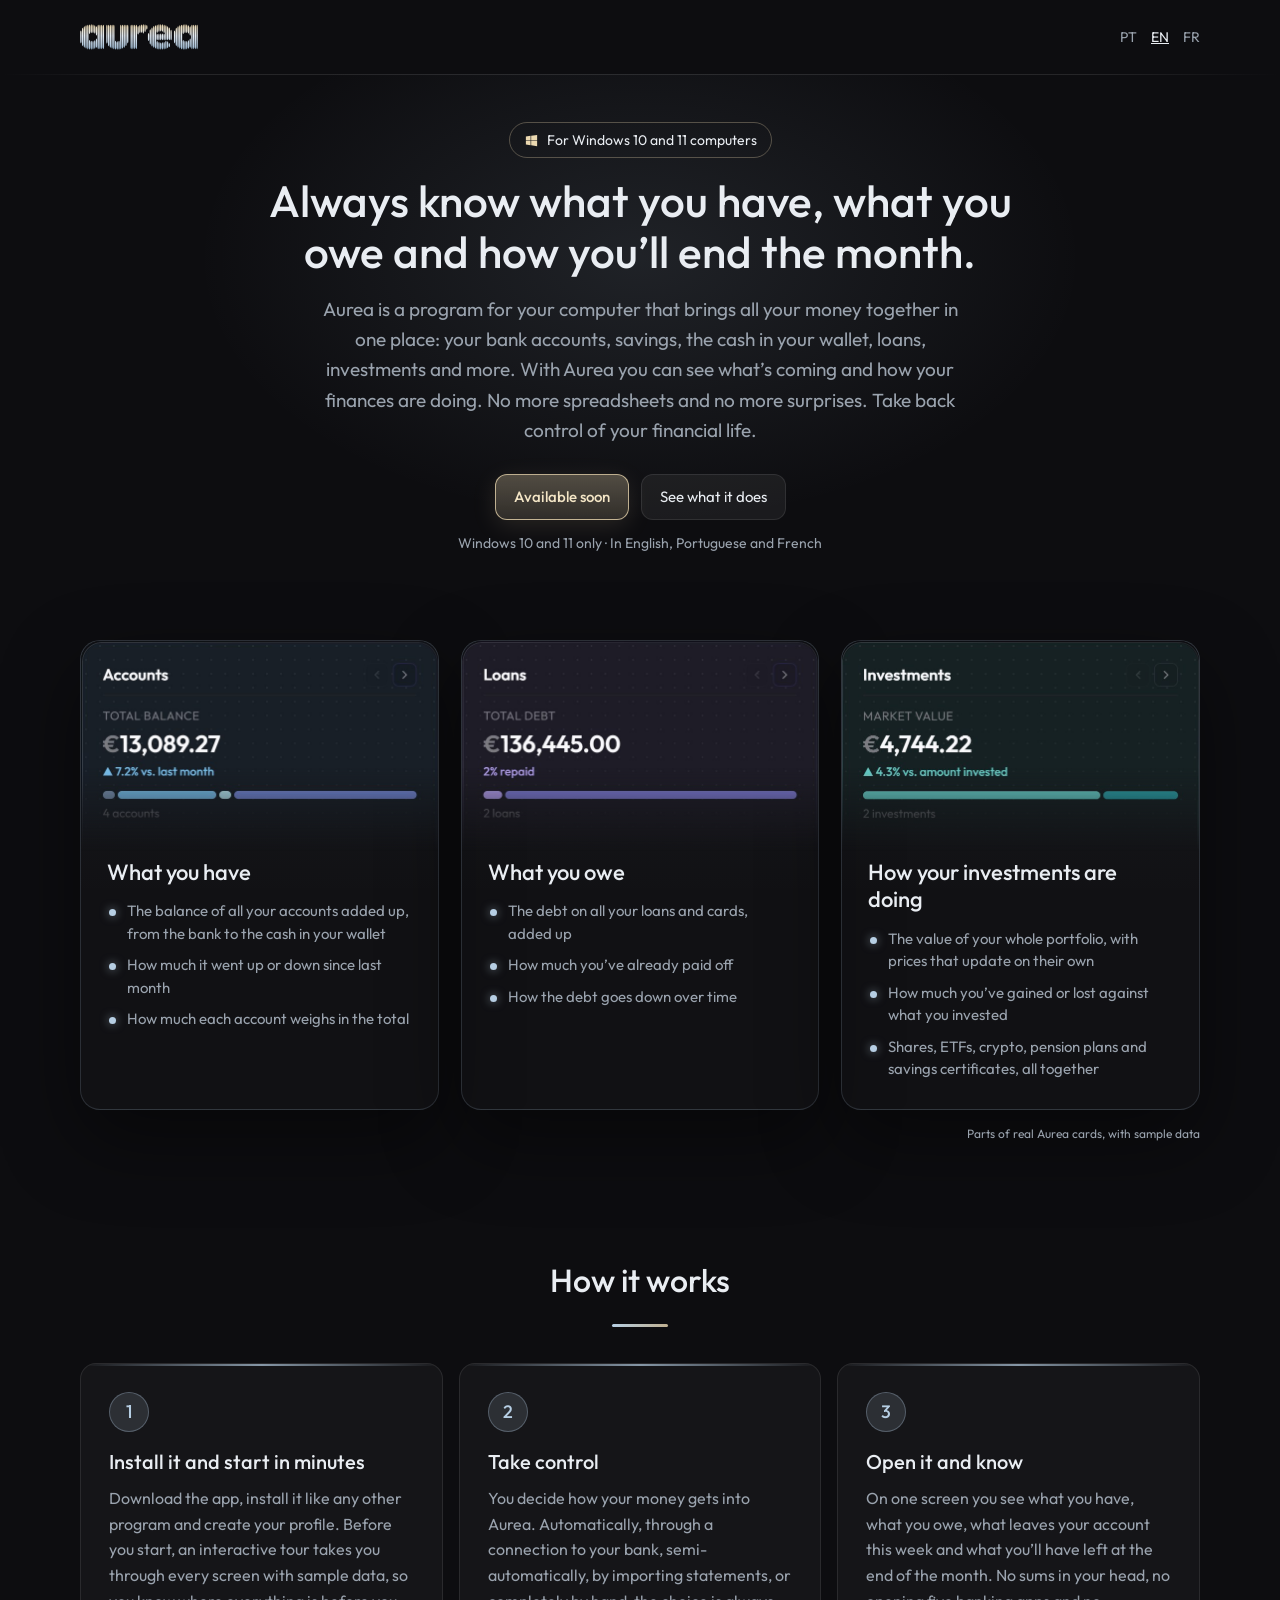
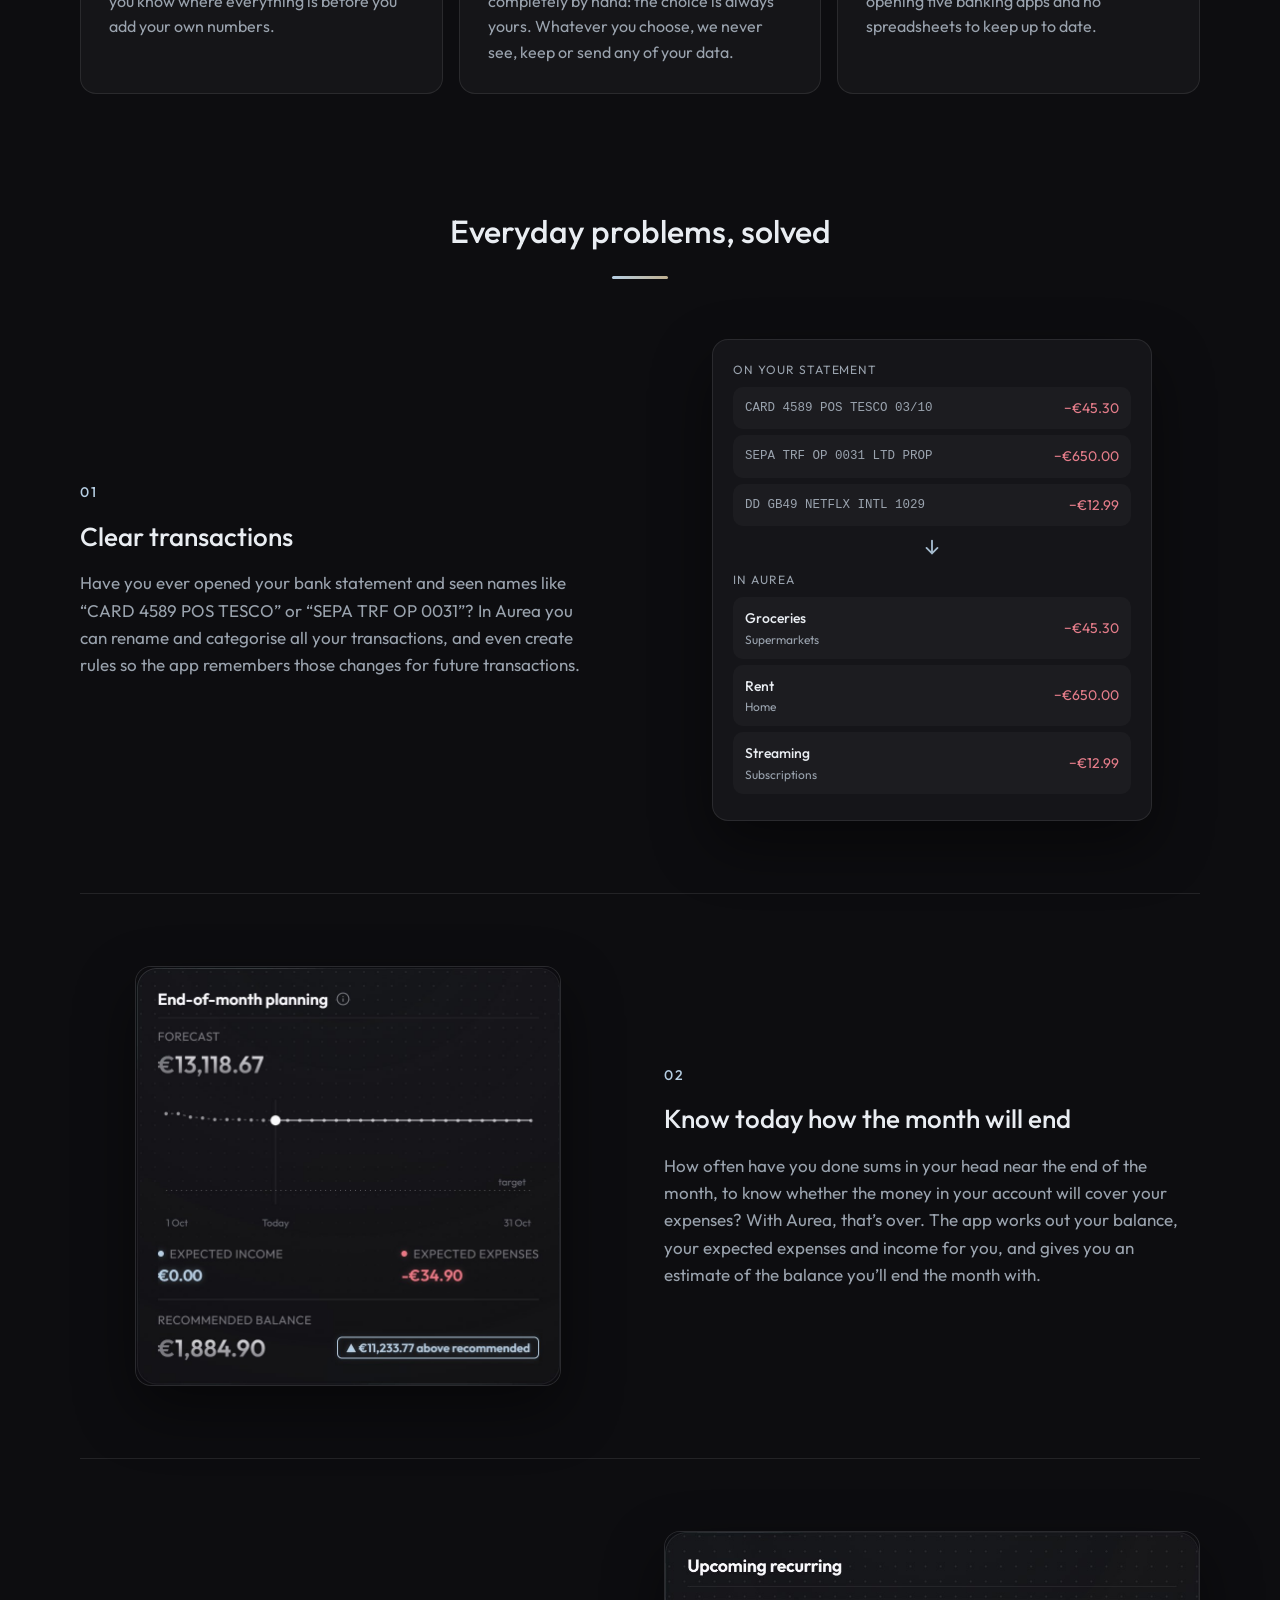
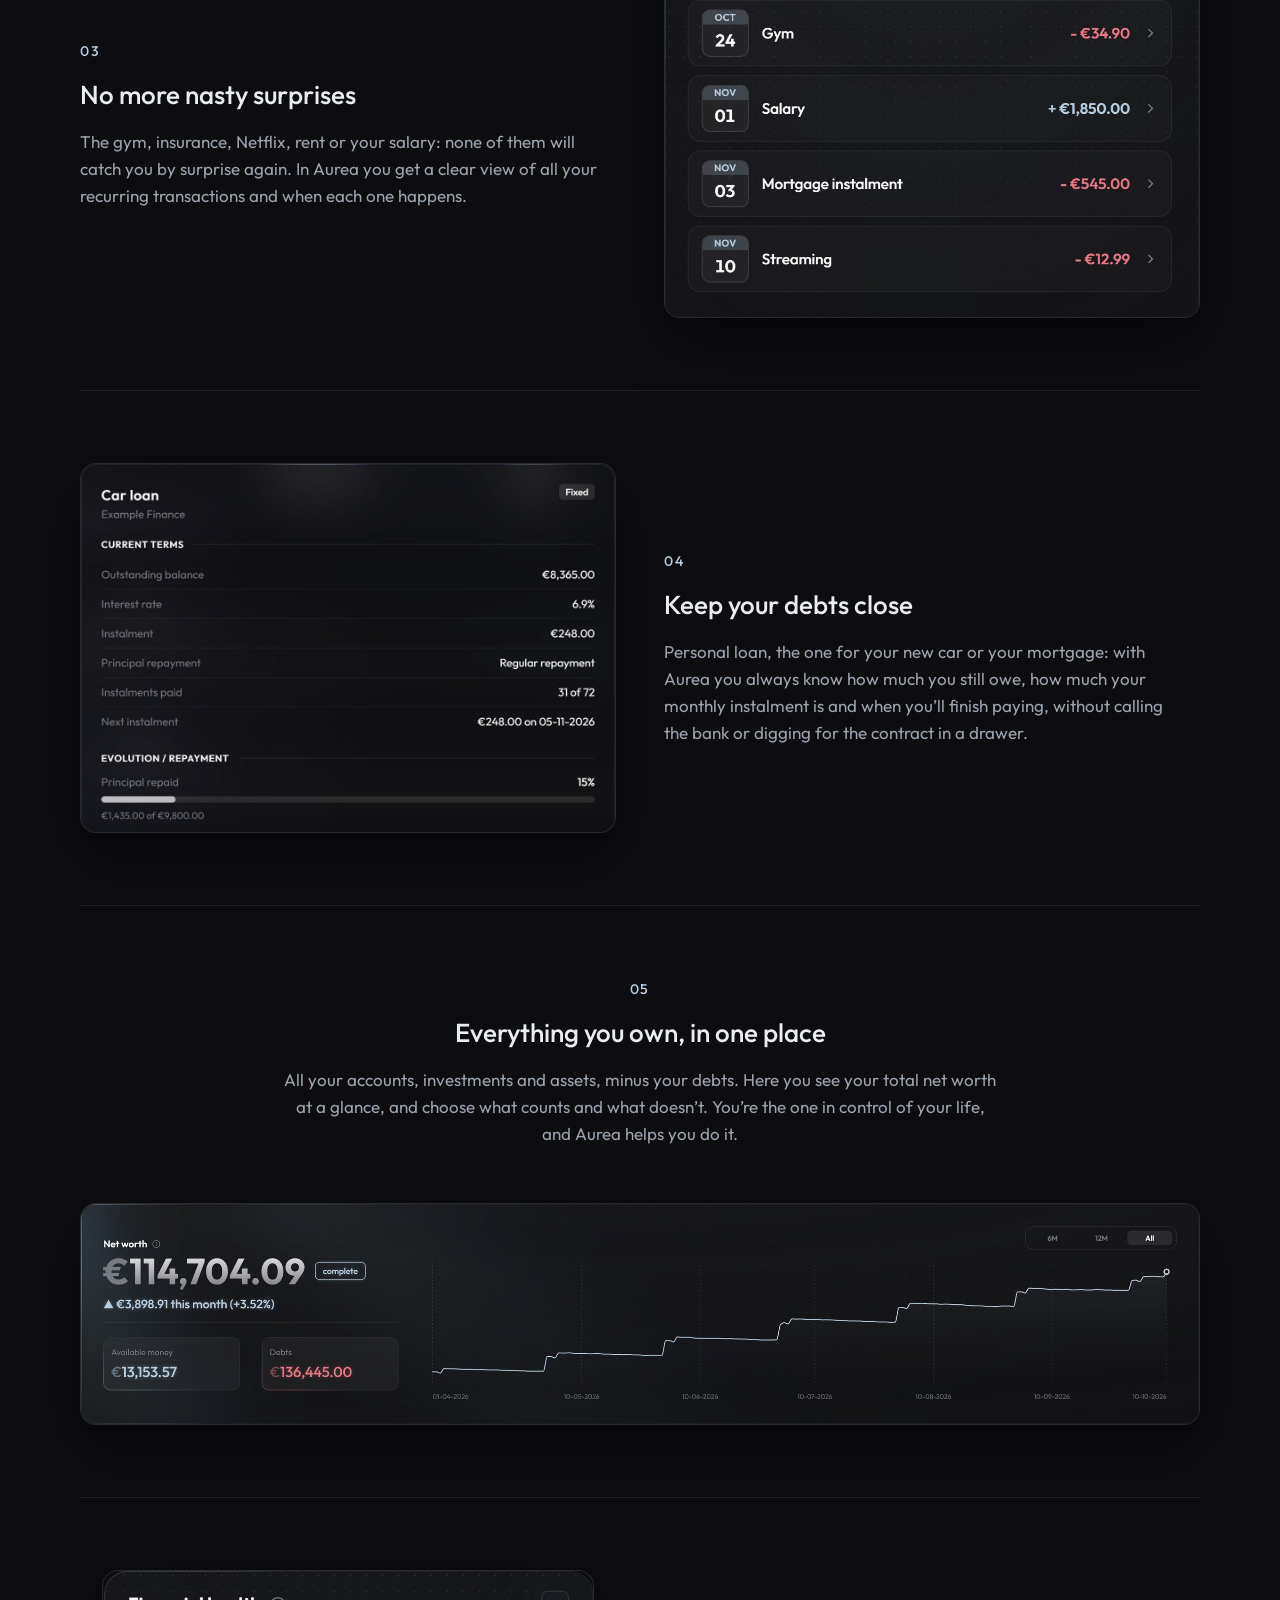
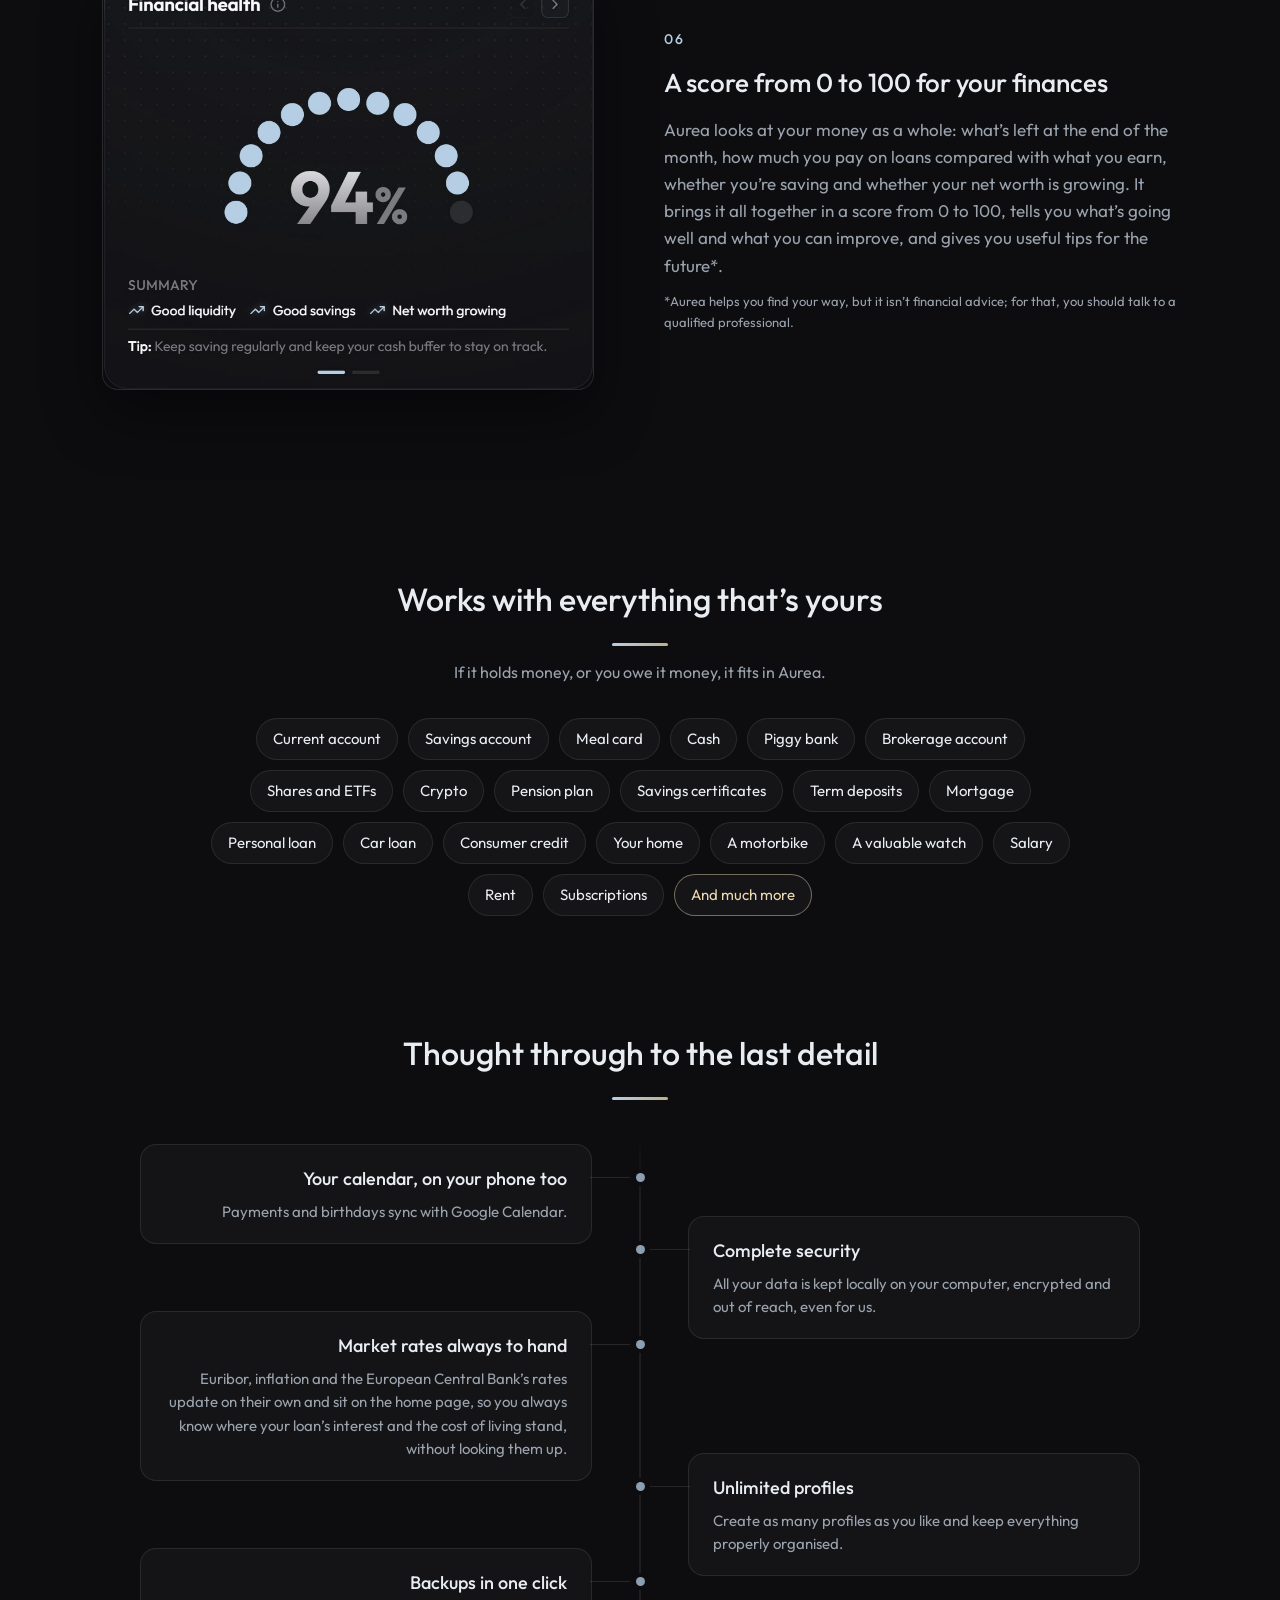
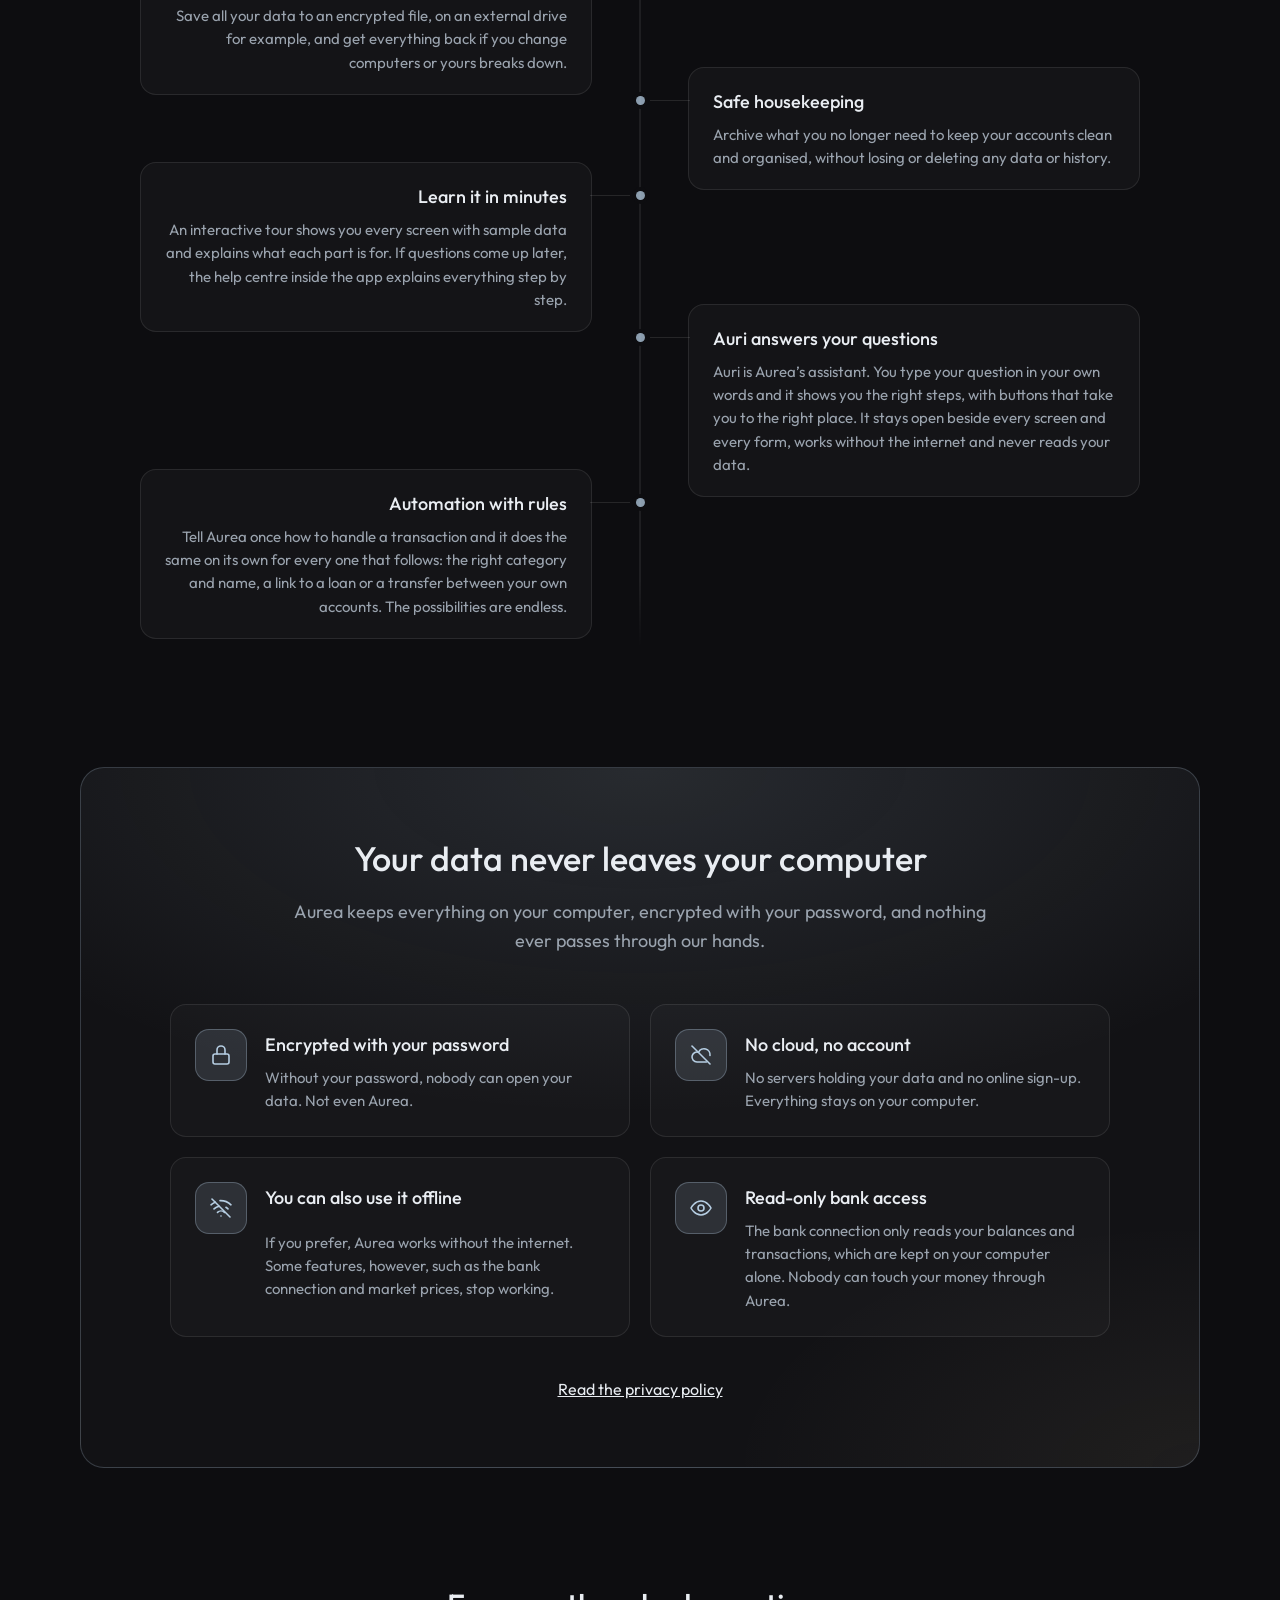
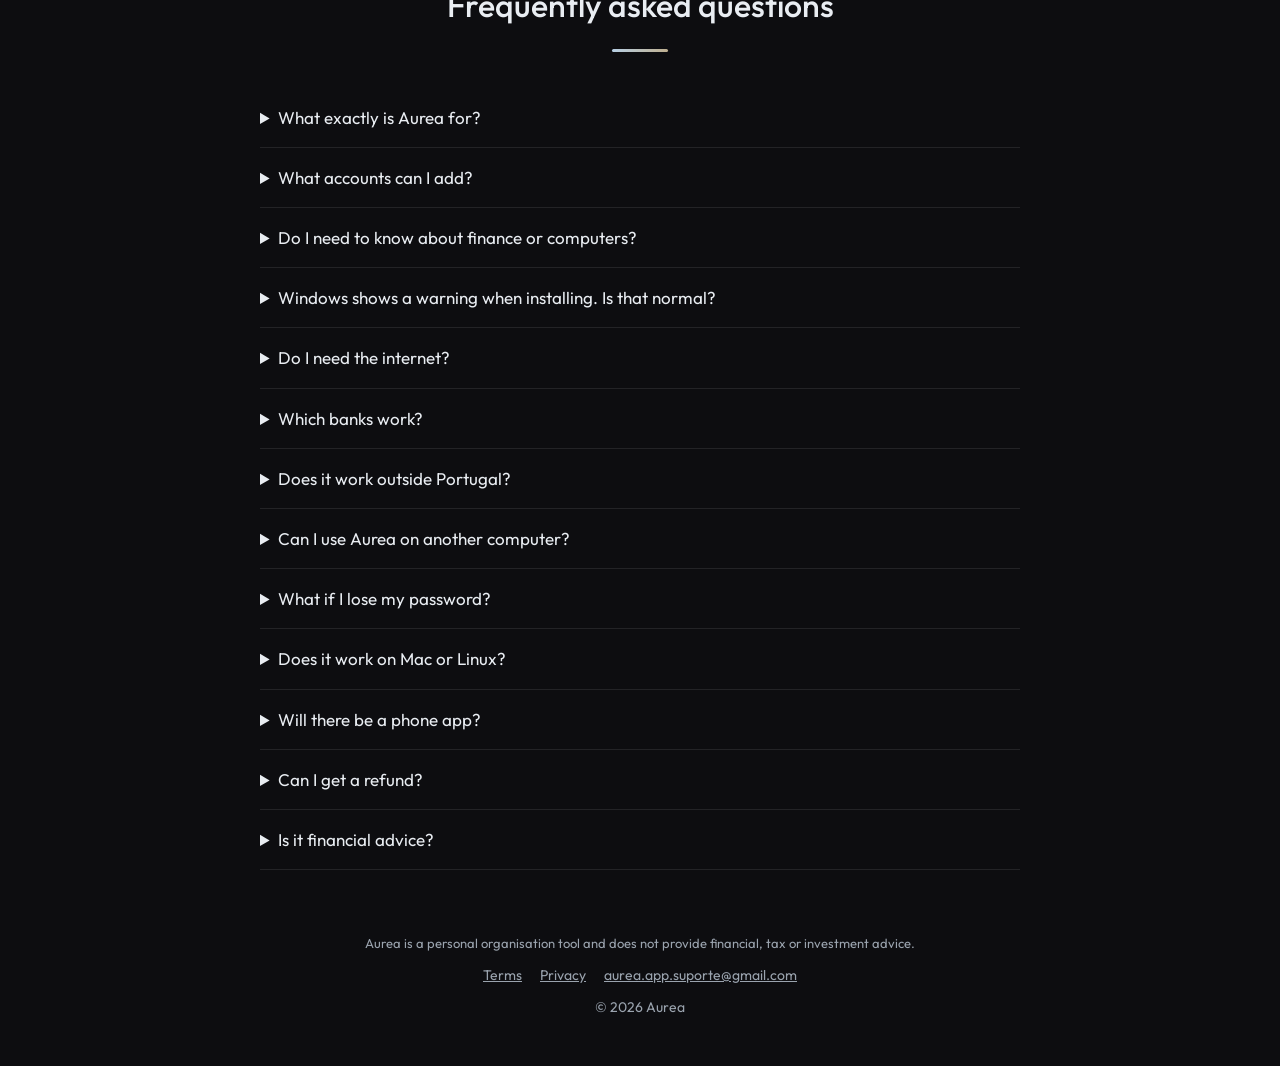
<file: index.html>
<!doctype html>
<html lang="en">
<head>
  <meta charset="utf-8">
  <meta name="viewport" content="width=device-width, initial-scale=1">
  <title>Aurea</title>
  <meta name="description" content="Aurea: all your personal finances in one place, on your computer. Private and encrypted.">
  <link rel="icon" href="assets/aurea.svg">
  <link rel="stylesheet" href="assets/site.css?v=20261014m">
</head>
<body class="landing">
  <div class="landing-wrap" data-title-pt="Aurea · Finanças pessoais no teu computador" data-title-en="Aurea · Personal finance on your computer" data-title-fr="Aurea · Vos finances personnelles sur votre ordinateur">
    <nav class="landing-nav">
      <div class="brand"><img class="wordmark" src="assets/aurea-nome.svg" alt="Aurea"></div>
      <div class="languages" style="margin:0">
        <button type="button" data-set="pt">PT</button>
        <button type="button" data-set="en">EN</button>
        <button type="button" data-set="fr">FR</button>
      </div>
    </nav>

    <!-- PT -->
    <section data-lang="pt">
      <div class="hero">
        <p class="platform"><svg viewBox="0 0 24 24" aria-hidden="true"><path d="M3 5.5l7.5-1v7H3zM11.5 4.4L21 3v8.5h-9.5zM3 12.5h7.5v7L3 18.5zM11.5 12.5H21V21l-9.5-1.4z"/></svg><span>Para computadores com Windows 10 e 11</span></p>
        <h1>Sabe sempre quanto tens, quanto deves e com quanto chegas ao fim do mês.</h1>
        <p class="lead">A Aurea é um programa para o teu computador que junta todo o teu dinheiro num só sítio: as contas do banco, a poupança, o dinheiro da carteira, os créditos, os investimentos, etc. Com a Aurea podes prever o que aí vem e ver como estão as tuas finanças. Acabaram as folhas de cálculo e os imprevistos. Retoma o controlo da tua vida financeira.</p>
        <div class="actions">
          <span class="button primary is-soon" aria-disabled="true">Disponível em breve</span>
          <a class="button" href="#funcionalidades-pt">Ver o que faz</a>
        </div>
        <p class="price-note">Só para Windows 10 e 11 · Em português, inglês e francês</p>
      </div>
      <div class="glance">
        <article class="glance-card glance-accounts"><div class="glance-shot"><img src="assets/hero/pt-accounts.jpg" alt="" loading="lazy"></div><div class="glance-body"><h3>Quanto tens</h3><ul><li>O saldo de todas as contas somado, do banco ao dinheiro da carteira</li><li>Quanto subiu ou desceu face ao mês anterior</li><li>Quanto pesa cada conta no total</li></ul></div></article>
        <article class="glance-card glance-credits"><div class="glance-shot"><img src="assets/hero/pt-credits.jpg" alt="" loading="lazy"></div><div class="glance-body"><h3>Quanto deves</h3><ul><li>A dívida de todos os créditos e cartões, somada</li><li>Quanto já amortizaste</li><li>Como a dívida desce ao longo do tempo</li></ul></div></article>
        <article class="glance-card glance-investments"><div class="glance-shot"><img src="assets/hero/pt-investments.jpg" alt="" loading="lazy"></div><div class="glance-body"><h3>Quanto rendem os teus investimentos</h3><ul><li>O valor de toda a carteira, com as cotações atualizadas sozinhas</li><li>Quanto ganhaste ou perdeste face ao que investiste</li><li>Ações, ETF, criptomoedas, PPR e certificados de aforro, tudo junto</li></ul></div></article>
      </div>
      <p class="glance-note">Partes de cartões reais da Aurea, com dados de exemplo</p>

      <h2 class="section-title">Como funciona</h2>
      <div class="steps">
        <div class="step"><span class="num">1</span><h3>Instala e começa em minutos</h3><p>Descarregas a app, instalas como qualquer outro programa e crias o teu perfil. Antes de começares, um tutorial interativo leva-te por cada ecrã com dados de exemplo, para saberes onde está tudo antes de pores lá os teus números.</p></div>
        <div class="step"><span class="num">2</span><h3>Toma o controlo</h3><p>Tu decides como o teu dinheiro entra na Aurea. Seja de forma automática, através de uma ligação ao banco, semiautomática, através da importação de extratos, ou totalmente manual, a decisão será sempre tua. Seja qual for a escolha, nunca vemos, guardamos ou enviamos nenhum dado teu.</p></div>
        <div class="step"><span class="num">3</span><h3>Abre e fica a saber</h3><p>Num só ecrã vês quanto tens, quanto deves, o que vai sair da conta esta semana e com quanto chegas ao fim do mês. Sem contas de cabeça, sem abrires cinco apps de bancos e sem folhas de cálculo para manter em dia.</p></div>
      </div>

      <h2 class="section-title" id="funcionalidades-pt">Problemas do dia a dia, resolvidos</h2>
            <div class="show">
        <div class="show-row"><div class="show-text"><h3>Movimentos claros</h3><p>Alguma vez abriste o extrato de movimentos da tua conta bancária e viste nomes como «COMPRA 4589 PDO CONT» ou «TRF SEPA OP 0031»? Na Aurea podes renomear e categorizar todos os teus movimentos, e até criar regras para que a app se lembre dessas personalizações nos movimentos futuros.</p></div><div class="show-visual"><div class="before-after"><p class="ba-label">No extrato</p><div class="ba-row"><span class="ba-raw">COMPRA 4589 PDO CONT 03/10</span><span class="ba-amount">−45,30 €</span></div><div class="ba-row"><span class="ba-raw">TRF SEPA OP 0031 LDA IMOB</span><span class="ba-amount">−650,00 €</span></div><div class="ba-row"><span class="ba-raw">DD PT49 NETFLX INTL 1029</span><span class="ba-amount">−12,99 €</span></div><div class="ba-arrow" aria-hidden="true"><svg viewBox="0 0 24 24"><path d="M12 5v14M6 13l6 6 6-6"/></svg></div><p class="ba-label">Na Aurea</p><div class="ba-row"><span class="ba-name">Supermercado<small>Supermercados</small></span><span class="ba-amount">−45,30 €</span></div><div class="ba-row"><span class="ba-name">Renda<small>Casa</small></span><span class="ba-amount">−650,00 €</span></div><div class="ba-row"><span class="ba-name">Streaming<small>Subscrições</small></span><span class="ba-amount">−12,99 €</span></div></div></div></div>
        <div class="show-row"><div class="show-text"><h3>Sabe hoje como acaba o mês</h3><p>Quantas vezes fizeste contas de cabeça ao chegar ao fim do mês, para saberes se o dinheiro que tens na conta chega para as tuas despesas? Com a Aurea isso acabou. A app calcula por ti o teu saldo, as despesas e os rendimentos previstos, e dá-te uma estimativa do saldo com que acabas o mês.</p></div><div class="show-visual"><img class="show-shot" src="assets/crops/pt-planeamento.jpg" alt="Planeamento de fim de mês na Aurea" loading="lazy"></div></div>
        <div class="show-row"><div class="show-text"><h3>Nada te apanha de surpresa</h3><p>Seja o ginásio, o seguro, a Netflix, a renda ou o salário, nenhum deles te volta a apanhar de surpresa. Na Aurea tens uma visão privilegiada de todos os teus movimentos recorrentes e de quando cada um acontece.</p></div><div class="show-visual"><img class="show-shot" src="assets/crops/pt-proximos.jpg" alt="Próximos pagamentos e recebimentos na Aurea" loading="lazy"></div></div>
        <div class="show-row"><div class="show-text"><h3>Mantém as tuas dívidas por perto</h3><p>Seja o crédito pessoal, o do teu carro novo ou o da habitação, com a Aurea sabes sempre quanto ainda estás a dever, quanto é a tua prestação mensal e quando acabas de pagar a dívida, sem precisares de ligar para o banco nem de procurar o contrato na gaveta.</p></div><div class="show-visual"><img class="show-shot" src="assets/crops/pt-credito.jpg" alt="Detalhe de um crédito na Aurea" loading="lazy"></div></div>
        <div class="show-row wide"><div class="show-text"><h3>Tudo o que tens, num só sítio</h3><p>Todas as tuas contas, investimentos e bens, menos as tuas dívidas. Aqui vês, de forma resumida, o teu património total, e personalizas o que queres que seja contabilizado ou não. Quem controla a tua vida és tu, e a Aurea ajuda-te a fazê-lo.</p></div><div class="show-visual"><img class="show-shot" src="assets/crops/pt-patrimonio.jpg" alt="Património líquido na Aurea" loading="lazy"></div></div>
        <div class="show-row"><div class="show-text"><h3>Uma nota de 0 a 100 para as tuas finanças</h3><p>A Aurea olha para o teu dinheiro como um todo: quanto te sobra ao fim do mês, quanto pagas de créditos face ao que ganhas, se estás a poupar e se o teu património está a crescer. Junta tudo numa nota de 0 a 100 e diz-te o que está a correr bem, o que podes melhorar, e ainda te dá dicas úteis para o futuro*.</p><p class="footnote">*A Aurea ajuda-te a orientares-te, mas não é aconselhamento financeiro; para isso, deves procurar um profissional qualificado.</p></div><div class="show-visual"><img class="show-shot" src="assets/crops/pt-saude.jpg" alt="Saúde financeira na Aurea" loading="lazy"></div></div>
      </div>

      <h2 class="section-title">Funciona com tudo o que é teu</h2>
      <p class="section-lead">Se tem dinheiro dentro, ou se lhe deves dinheiro, cabe na Aurea.</p>
      <ul class="chips">
        <li>Conta à ordem</li>
        <li>Conta poupança</li>
        <li>Cartão refeição</li>
        <li>Dinheiro líquido</li>
        <li>Mealheiro</li>
        <li>Conta na corretora</li>
        <li>Ações e ETF</li>
        <li>Criptomoedas</li>
        <li>PPR</li>
        <li>Certificados de aforro</li>
        <li>Depósitos a prazo</li>
        <li>Crédito habitação</li>
        <li>Crédito pessoal</li>
        <li>Crédito automóvel</li>
        <li>Crédito ao consumo</li>
        <li>A casa</li>
        <li>Uma mota</li>
        <li>Um relógio de valor</li>
        <li>Salário</li>
        <li>Renda</li>
        <li>Subscrições</li>
        <li class="chip-more">E muito mais</li>
      </ul>

      <h2 class="section-title">Pensada até ao último detalhe</h2>
      <ol class="timeline">
        <li><div class="tl-card"><h3>O teu calendário, também no telemóvel</h3><p>Pagamentos e aniversários sincronizam com o Google Calendar.</p></div></li>
        <li><div class="tl-card"><h3>Segurança total</h3><p>Todos os teus dados são guardados localmente no teu computador, encriptados e inacessíveis até para nós.</p></div></li>
        <li><div class="tl-card"><h3>As taxas do mercado sempre à mão</h3><p>A Euribor, a inflação e as taxas do Banco Central Europeu atualizam-se sozinhas e ficam na página inicial, para saberes sempre como andam os juros do teu crédito e o custo de vida, sem as ires procurar.</p></div></li>
        <li><div class="tl-card"><h3>Perfis ilimitados</h3><p>Cria quantos perfis quiseres e mantém tudo devidamente organizado.</p></div></li>
        <li><div class="tl-card"><h3>Cópias de segurança num clique</h3><p>Guarda todos os teus dados num ficheiro encriptado, por exemplo num disco externo, e recupera tudo se mudares de computador ou se o teu avariar.</p></div></li>
        <li><div class="tl-card"><h3>Housekeeping de forma segura</h3><p>Arquiva o que já não precisas, para manteres as tuas contas limpas e organizadas, sem teres de perder ou apagar dados nem históricos.</p></div></li>
        <li><div class="tl-card"><h3>Aprendes em minutos</h3><p>Um tutorial interativo mostra-te cada ecrã com dados de exemplo e explica para que serve cada parte. Se mais tarde tiveres dúvidas, a ajuda dentro da app explica tudo passo a passo.</p></div></li>
        <li><div class="tl-card"><h3>O Auri responde às tuas dúvidas</h3><p>O Auri é o assistente da Aurea. Escreves a tua dúvida por palavras tuas e ele mostra-te os passos certos, com botões que te levam ao sítio certo. Fica aberto ao lado de cada ecrã e de cada formulário, funciona sem internet e nunca lê os teus dados.</p></div></li>
        <li><div class="tl-card"><h3>Automatismos com regras</h3><p>Diz uma vez à Aurea como tratar um movimento e ela faz o mesmo sozinha a todos os seguintes: dá-lhe a categoria e o nome certos, liga-o a um crédito ou marca-o como transferência entre contas tuas. As possibilidades são imensas.</p></div></li>
      </ol>

      <div class="privacy-band">
        <h2>Os teus dados não saem do teu computador</h2>
        <p class="privacy-lead">A Aurea guarda tudo no teu computador, encriptado com a tua password, e nada passa pelas nossas mãos.</p>
        <div class="privacy-points">
          <div class="privacy-point"><svg viewBox="0 0 24 24" aria-hidden="true"><rect x="4" y="11" width="16" height="10" rx="2"/><path d="M8 11V7a4 4 0 0 1 8 0v4"/></svg><h3>Encriptados com a tua password</h3><p>Sem a password, ninguém abre os teus dados. Nem a Aurea.</p></div>
          <div class="privacy-point"><svg viewBox="0 0 24 24" aria-hidden="true"><path d="M17.5 19H8a5 5 0 1 1 1.6-9.74A6 6 0 0 1 21 12.5"/><path d="M3 3l18 18"/></svg><h3>Sem nuvem e sem contas</h3><p>Não há servidores com os teus dados nem registo online. Está tudo no teu computador.</p></div>
          <div class="privacy-point"><svg viewBox="0 0 24 24" aria-hidden="true"><path d="M12 20h.01"/><path d="M8.5 16.4a5 5 0 0 1 7 0"/><path d="M5 12.9a10 10 0 0 1 5.2-2.7"/><path d="M19 12.9a10 10 0 0 0-2.1-1.6"/><path d="M2 8.8a15 15 0 0 1 4.2-2.6"/><path d="M22 8.8A15 15 0 0 0 11 4.6"/><path d="M3 3l18 18"/></svg><h3>Também podes usá-la offline</h3><p>Se preferires, a Aurea funciona sem internet. No entanto, algumas funcionalidades, como a ligação ao banco e as cotações, por exemplo, deixam de funcionar.</p></div>
          <div class="privacy-point"><svg viewBox="0 0 24 24" aria-hidden="true"><path d="M2 12s3.6-7 10-7 10 7 10 7-3.6 7-10 7S2 12 2 12z"/><circle cx="12" cy="12" r="3"/></svg><h3>Banco só de leitura</h3><p>A ligação ao banco só lê os teus saldos e movimentos, que ficam guardados apenas no teu computador. Ninguém consegue mexer no teu dinheiro através da Aurea.</p></div>
        </div>
        <p class="privacy-link"><a href="privacy/?lang=pt">Lê a política de privacidade</a></p>
      </div>

      <h2 class="section-title">Perguntas frequentes</h2>
      <div class="faq">
        <details><summary>Para que serve a Aurea, ao certo?</summary><p>Para saberes, sem esforço, como está o teu dinheiro: quanto tens em cada sítio, quanto gastas e em quê, quanto deves, o que vais pagar nos próximos dias e com quanto chegas ao fim do mês. Em vez de abrires a app de cada banco ou de manteres uma folha de cálculo, vês tudo num só sítio, no teu computador.</p></details>
        <details><summary>Que contas posso pôr lá?</summary><p>Todas as que quiseres: contas à ordem e poupanças de qualquer banco, o dinheiro da carteira ou de casa, o cartão refeição, a corretora, os créditos, os investimentos e bens como a casa ou o carro.</p><p>Cada conta pode manter-se atualizada de uma de três maneiras: ligada ao banco (os movimentos chegam sozinhos), com os extratos que descarregas do banco e importas, ou com os movimentos que registas à mão.</p></details>
        <details><summary>Preciso de perceber de finanças ou de computadores?</summary><p>Não. Instalas a Aurea como qualquer outro programa. Na primeira vez, um tutorial interativo mostra-te cada ecrã com dados de exemplo e explica para que serve cada parte. Se tiveres dúvidas mais tarde, pergunta ao Auri, o assistente da Aurea, ou abre a ajuda dentro da app: os dois explicam tudo em linguagem simples, passo a passo.</p></details>
        <details><summary>O Windows mostra um aviso ao instalar. É normal?</summary><p>Sim, é normal. Os programas grandes compram um certificado de assinatura digital, e a Aurea ainda não tem um. Por isso, ao instalar, o Windows mostra um ecrã azul que diz «O Windows protegeu o seu PC». Para continuar:</p><ol><li>Carrega em «Mais informações», por baixo do texto.</li><li>Aparece um botão novo, «Executar mesmo assim». Carrega nele.</li></ol><p>Só acontece na instalação. Depois disso, a Aurea abre normalmente.</p></details>
        <details><summary>Preciso de internet?</summary><p>Não é obrigatória. Todas as funcionalidades importantes da Aurea foram feitas para funcionar à mão, sem internet: podes registar movimentos, ver as tuas contas, créditos e bens e planear o mês.</p><p>Precisas de internet para:</p><ul><li>ativar a licença (só uma vez, na primeira utilização);</li><li>ligar ao banco e receber os movimentos automaticamente;</li><li>atualizar as cotações dos investimentos e o câmbio;</li><li>atualizar indicadores como a Euribor e a inflação;</li><li>sincronizar com o Google Calendar;</li><li>receber as atualizações da Aurea e enviar relatórios de problemas.</li></ul><p>Sem ligação, a Aurea usa os últimos valores que recebeu e atualiza-os da próxima vez que tiveres internet.</p></details>
        <details><summary>Que bancos funcionam?</summary><p>Todos, de uma de três maneiras:</p><ul><li><strong>Ligação automática:</strong> através da Enable Banking, uma empresa europeia autorizada que funciona com a maioria dos bancos da Europa. Só lê saldos e movimentos; nunca faz pagamentos.</li><li><strong>Extratos:</strong> descarregas o extrato do site do teu banco (em CSV, CAMT.053 ou MT940) e importas. Funciona com qualquer banco.</li><li><strong>À mão:</strong> registas os movimentos tu mesmo.</li></ul></details>
        <details><summary>Funciona fora de Portugal?</summary><p>Sim, em toda a Europa. A Aurea trabalha em euros e a ligação automática funciona com a maioria dos bancos europeus. Se tiveres investimentos noutras moedas, como dólares ou libras, a Aurea converte-os para euros ao câmbio do dia.</p></details>
        <details><summary>Posso usar a Aurea noutro computador?</summary><p>Sim. A tua chave dá para usar a Aurea em dois computadores ao mesmo tempo, por exemplo o portátil e o computador de casa.</p><p>Se trocares de computador, faz assim:</p><ol><li>No computador antigo, faz uma cópia de segurança (em Definições) e guarda o ficheiro.</li><li>Ainda no antigo, em Definições, na parte da licença, carrega em «Libertar este computador».</li><li>No computador novo, instala a Aurea, ativa-a com a mesma chave e restaura a cópia de segurança.</li></ol></details>
        <details><summary>E se perder a password?</summary><p>Não há forma de a recuperar. Os teus dados estão encriptados com a tua password, e nem nós conseguimos abri-los: é isso que os protege.</p><p>Por isso, escolhe uma password que não esqueças e guarda-a num sítio seguro. Se a perderes, tens de criar um perfil novo.</p></details>
        <details><summary>Funciona em Mac ou Linux?</summary><p>Não. Por agora, a Aurea é só para computadores com Windows 10 e 11.</p></details>
        <details><summary>Vai existir uma app para telemóvel?</summary><p>Não. A Aurea foi feita para que os teus dados financeiros nunca saiam do teu computador: não há contas na nuvem nem servidores com os teus números. Uma app de telemóvel teria de passar os teus dados de um aparelho para o outro através da nuvem, e isso iria contra a ideia da Aurea. Por isso, a Aurea é e vai continuar a ser um programa para computador.</p></details>
        <details><summary>Posso devolver?</summary><p>Como é um conteúdo digital entregue de imediato, ao comprar abdicas do direito de desistência de 14 dias. Se a Aurea não funcionar como descrito, escreve-nos e resolvemos. Vê os <a href="terms/?lang=pt">Termos de utilização</a>.</p></details>
        <details><summary>É aconselhamento financeiro?</summary><p>Não. A Aurea organiza e mostra os teus números. A nota de saúde financeira e as previsões são indicações calculadas a partir do que registas, não recomendações. A Aurea não aconselha investimentos nem produtos financeiros, e as decisões são sempre tuas. Para decisões importantes, fala com um profissional qualificado.</p></details>
      </div>
    </section>

    <!-- EN -->
    <section data-lang="en">
      <div class="hero">
        <p class="platform"><svg viewBox="0 0 24 24" aria-hidden="true"><path d="M3 5.5l7.5-1v7H3zM11.5 4.4L21 3v8.5h-9.5zM3 12.5h7.5v7L3 18.5zM11.5 12.5H21V21l-9.5-1.4z"/></svg><span>For Windows 10 and 11 computers</span></p>
        <h1>Always know what you have, what you owe and how you’ll end the month.</h1>
        <p class="lead">Aurea is a program for your computer that brings all your money together in one place: your bank accounts, savings, the cash in your wallet, loans, investments and more. With Aurea you can see what’s coming and how your finances are doing. No more spreadsheets and no more surprises. Take back control of your financial life.</p>
        <div class="actions">
          <span class="button primary is-soon" aria-disabled="true">Available soon</span>
          <a class="button" href="#features-en">See what it does</a>
        </div>
        <p class="price-note">Windows 10 and 11 only · In English, Portuguese and French</p>
      </div>
      <div class="glance">
        <article class="glance-card glance-accounts"><div class="glance-shot"><img src="assets/hero/en-accounts.jpg" alt="" loading="lazy"></div><div class="glance-body"><h3>What you have</h3><ul><li>The balance of all your accounts added up, from the bank to the cash in your wallet</li><li>How much it went up or down since last month</li><li>How much each account weighs in the total</li></ul></div></article>
        <article class="glance-card glance-credits"><div class="glance-shot"><img src="assets/hero/en-credits.jpg" alt="" loading="lazy"></div><div class="glance-body"><h3>What you owe</h3><ul><li>The debt on all your loans and cards, added up</li><li>How much you’ve already paid off</li><li>How the debt goes down over time</li></ul></div></article>
        <article class="glance-card glance-investments"><div class="glance-shot"><img src="assets/hero/en-investments.jpg" alt="" loading="lazy"></div><div class="glance-body"><h3>How your investments are doing</h3><ul><li>The value of your whole portfolio, with prices that update on their own</li><li>How much you’ve gained or lost against what you invested</li><li>Shares, ETFs, crypto, pension plans and savings certificates, all together</li></ul></div></article>
      </div>
      <p class="glance-note">Parts of real Aurea cards, with sample data</p>

      <h2 class="section-title">How it works</h2>
      <div class="steps">
        <div class="step"><span class="num">1</span><h3>Install it and start in minutes</h3><p>Download the app, install it like any other program and create your profile. Before you start, an interactive tour takes you through every screen with sample data, so you know where everything is before you add your own numbers.</p></div>
        <div class="step"><span class="num">2</span><h3>Take control</h3><p>You decide how your money gets into Aurea. Automatically, through a connection to your bank, semi-automatically, by importing statements, or completely by hand: the choice is always yours. Whatever you choose, we never see, keep or send any of your data.</p></div>
        <div class="step"><span class="num">3</span><h3>Open it and know</h3><p>On one screen you see what you have, what you owe, what leaves your account this week and what you’ll have left at the end of the month. No sums in your head, no opening five banking apps and no spreadsheets to keep up to date.</p></div>
      </div>

      <h2 class="section-title" id="features-en">Everyday problems, solved</h2>
            <div class="show">
        <div class="show-row"><div class="show-text"><h3>Clear transactions</h3><p>Have you ever opened your bank statement and seen names like “CARD 4589 POS TESCO” or “SEPA TRF OP 0031”? In Aurea you can rename and categorise all your transactions, and even create rules so the app remembers those changes for future transactions.</p></div><div class="show-visual"><div class="before-after"><p class="ba-label">On your statement</p><div class="ba-row"><span class="ba-raw">CARD 4589 POS TESCO 03/10</span><span class="ba-amount">−€45.30</span></div><div class="ba-row"><span class="ba-raw">SEPA TRF OP 0031 LTD PROP</span><span class="ba-amount">−€650.00</span></div><div class="ba-row"><span class="ba-raw">DD GB49 NETFLX INTL 1029</span><span class="ba-amount">−€12.99</span></div><div class="ba-arrow" aria-hidden="true"><svg viewBox="0 0 24 24"><path d="M12 5v14M6 13l6 6 6-6"/></svg></div><p class="ba-label">In Aurea</p><div class="ba-row"><span class="ba-name">Groceries<small>Supermarkets</small></span><span class="ba-amount">−€45.30</span></div><div class="ba-row"><span class="ba-name">Rent<small>Home</small></span><span class="ba-amount">−€650.00</span></div><div class="ba-row"><span class="ba-name">Streaming<small>Subscriptions</small></span><span class="ba-amount">−€12.99</span></div></div></div></div>
        <div class="show-row"><div class="show-text"><h3>Know today how the month will end</h3><p>How often have you done sums in your head near the end of the month, to know whether the money in your account will cover your expenses? With Aurea, that’s over. The app works out your balance, your expected expenses and income for you, and gives you an estimate of the balance you’ll end the month with.</p></div><div class="show-visual"><img class="show-shot" src="assets/crops/en-planeamento.jpg" alt="End-of-month planning in Aurea" loading="lazy"></div></div>
        <div class="show-row"><div class="show-text"><h3>No more nasty surprises</h3><p>The gym, insurance, Netflix, rent or your salary: none of them will catch you by surprise again. In Aurea you get a clear view of all your recurring transactions and when each one happens.</p></div><div class="show-visual"><img class="show-shot" src="assets/crops/en-proximos.jpg" alt="Upcoming payments and income in Aurea" loading="lazy"></div></div>
        <div class="show-row"><div class="show-text"><h3>Keep your debts close</h3><p>Personal loan, the one for your new car or your mortgage: with Aurea you always know how much you still owe, how much your monthly instalment is and when you’ll finish paying, without calling the bank or digging for the contract in a drawer.</p></div><div class="show-visual"><img class="show-shot" src="assets/crops/en-credito.jpg" alt="A loan’s details in Aurea" loading="lazy"></div></div>
        <div class="show-row wide"><div class="show-text"><h3>Everything you own, in one place</h3><p>All your accounts, investments and assets, minus your debts. Here you see your total net worth at a glance, and choose what counts and what doesn’t. You’re the one in control of your life, and Aurea helps you do it.</p></div><div class="show-visual"><img class="show-shot" src="assets/crops/en-patrimonio.jpg" alt="Net worth in Aurea" loading="lazy"></div></div>
        <div class="show-row"><div class="show-text"><h3>A score from 0 to 100 for your finances</h3><p>Aurea looks at your money as a whole: what’s left at the end of the month, how much you pay on loans compared with what you earn, whether you’re saving and whether your net worth is growing. It brings it all together in a score from 0 to 100, tells you what’s going well and what you can improve, and gives you useful tips for the future*.</p><p class="footnote">*Aurea helps you find your way, but it isn’t financial advice; for that, you should talk to a qualified professional.</p></div><div class="show-visual"><img class="show-shot" src="assets/crops/en-saude.jpg" alt="Financial health in Aurea" loading="lazy"></div></div>
      </div>

      <h2 class="section-title">Works with everything that’s yours</h2>
      <p class="section-lead">If it holds money, or you owe it money, it fits in Aurea.</p>
      <ul class="chips">
        <li>Current account</li>
        <li>Savings account</li>
        <li>Meal card</li>
        <li>Cash</li>
        <li>Piggy bank</li>
        <li>Brokerage account</li>
        <li>Shares and ETFs</li>
        <li>Crypto</li>
        <li>Pension plan</li>
        <li>Savings certificates</li>
        <li>Term deposits</li>
        <li>Mortgage</li>
        <li>Personal loan</li>
        <li>Car loan</li>
        <li>Consumer credit</li>
        <li>Your home</li>
        <li>A motorbike</li>
        <li>A valuable watch</li>
        <li>Salary</li>
        <li>Rent</li>
        <li>Subscriptions</li>
        <li class="chip-more">And much more</li>
      </ul>

      <h2 class="section-title">Thought through to the last detail</h2>
      <ol class="timeline">
        <li><div class="tl-card"><h3>Your calendar, on your phone too</h3><p>Payments and birthdays sync with Google Calendar.</p></div></li>
        <li><div class="tl-card"><h3>Complete security</h3><p>All your data is kept locally on your computer, encrypted and out of reach, even for us.</p></div></li>
        <li><div class="tl-card"><h3>Market rates always to hand</h3><p>Euribor, inflation and the European Central Bank’s rates update on their own and sit on the home page, so you always know where your loan’s interest and the cost of living stand, without looking them up.</p></div></li>
        <li><div class="tl-card"><h3>Unlimited profiles</h3><p>Create as many profiles as you like and keep everything properly organised.</p></div></li>
        <li><div class="tl-card"><h3>Backups in one click</h3><p>Save all your data to an encrypted file, on an external drive for example, and get everything back if you change computers or yours breaks down.</p></div></li>
        <li><div class="tl-card"><h3>Safe housekeeping</h3><p>Archive what you no longer need to keep your accounts clean and organised, without losing or deleting any data or history.</p></div></li>
        <li><div class="tl-card"><h3>Learn it in minutes</h3><p>An interactive tour shows you every screen with sample data and explains what each part is for. If questions come up later, the help centre inside the app explains everything step by step.</p></div></li>
        <li><div class="tl-card"><h3>Auri answers your questions</h3><p>Auri is Aurea’s assistant. You type your question in your own words and it shows you the right steps, with buttons that take you to the right place. It stays open beside every screen and every form, works without the internet and never reads your data.</p></div></li>
        <li><div class="tl-card"><h3>Automation with rules</h3><p>Tell Aurea once how to handle a transaction and it does the same on its own for every one that follows: the right category and name, a link to a loan or a transfer between your own accounts. The possibilities are endless.</p></div></li>
      </ol>

      <div class="privacy-band">
        <h2>Your data never leaves your computer</h2>
        <p class="privacy-lead">Aurea keeps everything on your computer, encrypted with your password, and nothing ever passes through our hands.</p>
        <div class="privacy-points">
          <div class="privacy-point"><svg viewBox="0 0 24 24" aria-hidden="true"><rect x="4" y="11" width="16" height="10" rx="2"/><path d="M8 11V7a4 4 0 0 1 8 0v4"/></svg><h3>Encrypted with your password</h3><p>Without your password, nobody can open your data. Not even Aurea.</p></div>
          <div class="privacy-point"><svg viewBox="0 0 24 24" aria-hidden="true"><path d="M17.5 19H8a5 5 0 1 1 1.6-9.74A6 6 0 0 1 21 12.5"/><path d="M3 3l18 18"/></svg><h3>No cloud, no account</h3><p>No servers holding your data and no online sign-up. Everything stays on your computer.</p></div>
          <div class="privacy-point"><svg viewBox="0 0 24 24" aria-hidden="true"><path d="M12 20h.01"/><path d="M8.5 16.4a5 5 0 0 1 7 0"/><path d="M5 12.9a10 10 0 0 1 5.2-2.7"/><path d="M19 12.9a10 10 0 0 0-2.1-1.6"/><path d="M2 8.8a15 15 0 0 1 4.2-2.6"/><path d="M22 8.8A15 15 0 0 0 11 4.6"/><path d="M3 3l18 18"/></svg><h3>You can also use it offline</h3><p>If you prefer, Aurea works without the internet. Some features, however, such as the bank connection and market prices, stop working.</p></div>
          <div class="privacy-point"><svg viewBox="0 0 24 24" aria-hidden="true"><path d="M2 12s3.6-7 10-7 10 7 10 7-3.6 7-10 7S2 12 2 12z"/><circle cx="12" cy="12" r="3"/></svg><h3>Read-only bank access</h3><p>The bank connection only reads your balances and transactions, which are kept on your computer alone. Nobody can touch your money through Aurea.</p></div>
        </div>
        <p class="privacy-link"><a href="privacy/?lang=en">Read the privacy policy</a></p>
      </div>

      <h2 class="section-title">Frequently asked questions</h2>
      <div class="faq">
        <details><summary>What exactly is Aurea for?</summary><p>For knowing, effortlessly, how your money is doing: how much you have in each place, how much you spend and on what, how much you owe, what you’ll pay in the coming days and what you’ll have left at the end of the month. Instead of opening each bank’s app or keeping a spreadsheet, you see it all in one place, on your computer.</p></details>
        <details><summary>What accounts can I add?</summary><p>Any you like: current and savings accounts at any bank, the cash in your wallet or at home, your meal card, your broker, loans, investments and things like your home or car.</p><p>Each account can be kept up to date in one of three ways: linked to your bank (transactions arrive on their own), with the statements you download from your bank and import, or with the transactions you record by hand.</p></details>
        <details><summary>Do I need to know about finance or computers?</summary><p>No. You install Aurea like any other program. The first time, an interactive tour shows you each screen with sample data and explains what every part is for. If you have questions later, ask Auri, Aurea’s assistant, or open the help inside the app: both explain everything in plain language, step by step.</p></details>
        <details><summary>Windows shows a warning when installing. Is that normal?</summary><p>Yes, it’s normal. Big programs buy a digital signing certificate, and Aurea doesn’t have one yet. So when you install it, Windows shows a blue screen saying “Windows protected your PC”. To carry on:</p><ol><li>Click “More info”, under the text.</li><li>A new button appears, “Run anyway”. Click it.</li></ol><p>It only happens when installing. After that, Aurea opens normally.</p></details>
        <details><summary>Do I need the internet?</summary><p>It isn’t required. All of Aurea’s important features were built to work by hand, without the internet: you can record transactions, see your accounts, loans and assets, and plan your month.</p><p>You need the internet to:</p><ul><li>activate your licence (once only, the first time);</li><li>link your bank and receive transactions automatically;</li><li>update investment prices and exchange rates;</li><li>update indicators such as Euribor and inflation;</li><li>sync with Google Calendar;</li><li>get Aurea updates and send problem reports.</li></ul><p>Offline, Aurea uses the last values it received and updates them the next time you’re connected.</p></details>
        <details><summary>Which banks work?</summary><p>All of them, in one of three ways:</p><ul><li><strong>Automatic connection:</strong> through Enable Banking, an authorised European company that works with most banks in Europe. It only reads balances and transactions; it never makes payments.</li><li><strong>Statements:</strong> download your statement from your bank’s website (as CSV, CAMT.053 or MT940) and import it. Works with any bank.</li><li><strong>By hand:</strong> you record the transactions yourself.</li></ul></details>
        <details><summary>Does it work outside Portugal?</summary><p>Yes, across Europe. Aurea works in euros and the automatic connection works with most European banks. If you hold investments in other currencies, such as dollars or pounds, Aurea converts them to euros at the day’s exchange rate.</p></details>
        <details><summary>Can I use Aurea on another computer?</summary><p>Yes. Your key lets you use Aurea on two computers at the same time, for example your laptop and your home computer.</p><p>If you change computers, do this:</p><ol><li>On the old computer, make a backup (in Settings) and keep the file.</li><li>Still on the old one, in Settings, in the licence section, click “Release this computer”.</li><li>On the new computer, install Aurea, activate it with the same key and restore the backup.</li></ol></details>
        <details><summary>What if I lose my password?</summary><p>There’s no way to recover it. Your data is encrypted with your password, and not even we can open it: that’s what keeps it safe.</p><p>So choose a password you won’t forget and keep it somewhere safe. If you lose it, you’ll have to create a new profile.</p></details>
        <details><summary>Does it work on Mac or Linux?</summary><p>No. For now, Aurea is only for Windows 10 and 11 computers.</p></details>
        <details><summary>Will there be a phone app?</summary><p>No. Aurea is built so your financial data never leaves your computer: there are no cloud accounts and no servers holding your numbers. A phone app would have to move your data from one device to the other through the cloud, which goes against the whole idea of Aurea. So Aurea is, and will stay, a computer program.</p></details>
        <details><summary>Can I get a refund?</summary><p>Because it’s digital content delivered immediately, you waive the 14-day right of withdrawal when you buy. If Aurea doesn’t work as described, write to us and we’ll sort it out. See the <a href="terms/?lang=en">Terms of use</a>.</p></details>
        <details><summary>Is it financial advice?</summary><p>No. Aurea organises and shows your numbers. The financial health score and the forecasts are indications calculated from what you record, not recommendations. Aurea doesn’t advise on investments or financial products, and the decisions are always yours. For important decisions, talk to a qualified professional.</p></details>
      </div>
    </section>

    <!-- FR -->
    <section data-lang="fr">
      <div class="hero">
        <p class="platform"><svg viewBox="0 0 24 24" aria-hidden="true"><path d="M3 5.5l7.5-1v7H3zM11.5 4.4L21 3v8.5h-9.5zM3 12.5h7.5v7L3 18.5zM11.5 12.5H21V21l-9.5-1.4z"/></svg><span>Pour les ordinateurs sous Windows 10 et 11</span></p>
        <h1>Sachez toujours ce que vous avez, ce que vous devez et comment vous finirez le mois.</h1>
        <p class="lead">Aurea est un programme pour votre ordinateur qui rassemble tout votre argent au même endroit : vos comptes bancaires, votre épargne, l’argent de votre portefeuille, vos crédits, vos placements, etc. Avec Aurea, vous anticipez ce qui arrive et voyez où en sont vos finances. Fini les tableurs et les imprévus. Reprenez le contrôle de votre vie financière.</p>
        <div class="actions">
          <span class="button primary is-soon" aria-disabled="true">Bientôt disponible</span>
          <a class="button" href="#fonctions-fr">Voir ce qu’elle fait</a>
        </div>
        <p class="price-note">Uniquement Windows 10 et 11 · En français, anglais et portugais</p>
      </div>
      <div class="glance">
        <article class="glance-card glance-accounts"><div class="glance-shot"><img src="assets/hero/fr-accounts.jpg" alt="" loading="lazy"></div><div class="glance-body"><h3>Ce que vous avez</h3><ul><li>Le solde de tous vos comptes additionné, de la banque à l’argent de votre portefeuille</li><li>Sa hausse ou sa baisse par rapport au mois dernier</li><li>Le poids de chaque compte dans le total</li></ul></div></article>
        <article class="glance-card glance-credits"><div class="glance-shot"><img src="assets/hero/fr-credits.jpg" alt="" loading="lazy"></div><div class="glance-body"><h3>Ce que vous devez</h3><ul><li>La dette de tous vos crédits et cartes, additionnée</li><li>Ce que vous avez déjà remboursé</li><li>La baisse de la dette au fil du temps</li></ul></div></article>
        <article class="glance-card glance-investments"><div class="glance-shot"><img src="assets/hero/fr-investments.jpg" alt="" loading="lazy"></div><div class="glance-body"><h3>Ce que rapportent vos placements</h3><ul><li>La valeur de tout votre portefeuille, avec des cours mis à jour tout seuls</li><li>Ce que vous avez gagné ou perdu par rapport à votre investissement</li><li>Actions, ETF, cryptomonnaies, épargne retraite et bons d’épargne, tout ensemble</li></ul></div></article>
      </div>
      <p class="glance-note">Extraits de vraies cartes d’Aurea, avec des données d’exemple</p>

      <h2 class="section-title">Comment ça marche</h2>
      <div class="steps">
        <div class="step"><span class="num">1</span><h3>Installez-la et commencez en quelques minutes</h3><p>Téléchargez l’application, installez-la comme n’importe quel programme et créez votre profil. Avant de commencer, un tutoriel interactif vous fait parcourir chaque écran avec des données d’exemple, pour savoir où tout se trouve avant d’y mettre vos chiffres.</p></div>
        <div class="step"><span class="num">2</span><h3>Gardez le contrôle</h3><p>C’est vous qui décidez comment votre argent arrive dans Aurea. Automatiquement, par une connexion à votre banque, semi-automatiquement, en important vos relevés, ou entièrement à la main : la décision vous appartient toujours. Quel que soit votre choix, nous ne voyons, ne gardons et n’envoyons jamais aucune de vos données.</p></div>
        <div class="step"><span class="num">3</span><h3>Ouvrez-la et sachez</h3><p>Sur un seul écran, vous voyez ce que vous avez, ce que vous devez, ce qui quitte votre compte cette semaine et ce qu’il vous restera en fin de mois. Sans calcul de tête, sans ouvrir cinq applications bancaires et sans tableur à tenir à jour.</p></div>
      </div>

      <h2 class="section-title" id="fonctions-fr">Les soucis du quotidien, réglés</h2>
            <div class="show">
        <div class="show-row"><div class="show-text"><h3>Des opérations claires</h3><p>Avez-vous déjà ouvert votre relevé bancaire et vu des noms comme « CB 4589 CARREFOUR » ou « VIR SEPA OP 0031 » ? Dans Aurea, vous pouvez renommer et classer toutes vos opérations, et même créer des règles pour que l’application se souvienne de ces choix pour les opérations futures.</p></div><div class="show-visual"><div class="before-after"><p class="ba-label">Sur le relevé</p><div class="ba-row"><span class="ba-raw">CB 4589 CARREFOUR 03/10</span><span class="ba-amount">−45,30 €</span></div><div class="ba-row"><span class="ba-raw">VIR SEPA OP 0031 SCI IMMO</span><span class="ba-amount">−650,00 €</span></div><div class="ba-row"><span class="ba-raw">PRLV FR49 NETFLX INTL 1029</span><span class="ba-amount">−12,99 €</span></div><div class="ba-arrow" aria-hidden="true"><svg viewBox="0 0 24 24"><path d="M12 5v14M6 13l6 6 6-6"/></svg></div><p class="ba-label">Dans Aurea</p><div class="ba-row"><span class="ba-name">Courses<small>Supermarchés</small></span><span class="ba-amount">−45,30 €</span></div><div class="ba-row"><span class="ba-name">Loyer<small>Maison</small></span><span class="ba-amount">−650,00 €</span></div><div class="ba-row"><span class="ba-name">Streaming<small>Abonnements</small></span><span class="ba-amount">−12,99 €</span></div></div></div></div>
        <div class="show-row"><div class="show-text"><h3>Sachez dès aujourd’hui comment finira le mois</h3><p>Combien de fois avez-vous fait des calculs de tête en fin de mois, pour savoir si l’argent de votre compte suffirait à vos dépenses ? Avec Aurea, c’est fini. L’application calcule pour vous votre solde, vos dépenses et vos revenus prévus, et vous donne une estimation du solde avec lequel vous finirez le mois.</p></div><div class="show-visual"><img class="show-shot" src="assets/crops/fr-planeamento.jpg" alt="Prévision de fin de mois dans Aurea" loading="lazy"></div></div>
        <div class="show-row"><div class="show-text"><h3>Plus de mauvaises surprises</h3><p>La salle de sport, l’assurance, Netflix, le loyer ou le salaire : aucun ne vous prendra plus par surprise. Dans Aurea, vous avez une vue claire de toutes vos opérations récurrentes et du moment où chacune arrive.</p></div><div class="show-visual"><img class="show-shot" src="assets/crops/fr-proximos.jpg" alt="Prochains paiements et rentrées dans Aurea" loading="lazy"></div></div>
        <div class="show-row"><div class="show-text"><h3>Gardez vos dettes à l’œil</h3><p>Crédit personnel, celui de votre nouvelle voiture ou crédit immobilier : avec Aurea, vous savez toujours combien vous devez encore, combien est votre mensualité et quand vous aurez fini de payer, sans appeler la banque ni chercher le contrat dans un tiroir.</p></div><div class="show-visual"><img class="show-shot" src="assets/crops/fr-credito.jpg" alt="Détail d’un crédit dans Aurea" loading="lazy"></div></div>
        <div class="show-row wide"><div class="show-text"><h3>Tout ce que vous avez, au même endroit</h3><p>Tous vos comptes, placements et biens, moins vos dettes. Ici, vous voyez votre patrimoine total en un coup d’œil, et choisissez ce qui compte et ce qui ne compte pas. C’est vous qui pilotez votre vie, et Aurea vous y aide.</p></div><div class="show-visual"><img class="show-shot" src="assets/crops/fr-patrimonio.jpg" alt="Patrimoine net dans Aurea" loading="lazy"></div></div>
        <div class="show-row"><div class="show-text"><h3>Une note de 0 à 100 pour vos finances</h3><p>Aurea regarde votre argent dans son ensemble : ce qu’il vous reste en fin de mois, ce que vous payez en crédits par rapport à ce que vous gagnez, si vous épargnez et si votre patrimoine grandit. Elle réunit tout dans une note de 0 à 100, vous dit ce qui va bien et ce que vous pouvez améliorer, et vous donne des conseils utiles pour l’avenir*.</p><p class="footnote">*Aurea vous aide à vous orienter, mais ce n’est pas un conseil financier ; pour cela, adressez-vous à un professionnel qualifié.</p></div><div class="show-visual"><img class="show-shot" src="assets/crops/fr-saude.jpg" alt="Santé financière dans Aurea" loading="lazy"></div></div>
      </div>

      <h2 class="section-title">Fonctionne avec tout ce qui est à vous</h2>
      <p class="section-lead">Si ça contient de l’argent, ou si vous lui devez de l’argent, ça a sa place dans Aurea.</p>
      <ul class="chips">
        <li>Compte courant</li>
        <li>Livret d’épargne</li>
        <li>Carte titre-restaurant</li>
        <li>Espèces</li>
        <li>Tirelire</li>
        <li>Compte-titres</li>
        <li>Actions et ETF</li>
        <li>Cryptomonnaies</li>
        <li>Épargne retraite</li>
        <li>Certificats d’épargne</li>
        <li>Dépôts à terme</li>
        <li>Crédit immobilier</li>
        <li>Crédit personnel</li>
        <li>Crédit auto</li>
        <li>Crédit à la consommation</li>
        <li>La maison</li>
        <li>Une moto</li>
        <li>Une montre de valeur</li>
        <li>Salaire</li>
        <li>Loyer</li>
        <li>Abonnements</li>
        <li class="chip-more">Et bien plus encore</li>
      </ul>

      <h2 class="section-title">Pensée jusqu’au moindre détail</h2>
      <ol class="timeline">
        <li><div class="tl-card"><h3>Votre agenda, aussi sur le téléphone</h3><p>Paiements et anniversaires se synchronisent avec Google Agenda.</p></div></li>
        <li><div class="tl-card"><h3>Sécurité totale</h3><p>Toutes vos données sont gardées localement sur votre ordinateur, chiffrées et inaccessibles, même pour nous.</p></div></li>
        <li><div class="tl-card"><h3>Les taux du marché toujours sous la main</h3><p>L’Euribor, l’inflation et les taux de la Banque centrale européenne se mettent à jour tout seuls et restent sur la page d’accueil, pour savoir à tout moment où en sont les intérêts de votre crédit et le coût de la vie, sans les chercher.</p></div></li>
        <li><div class="tl-card"><h3>Profils illimités</h3><p>Créez autant de profils que vous voulez et gardez tout bien organisé.</p></div></li>
        <li><div class="tl-card"><h3>Des sauvegardes en un clic</h3><p>Enregistrez toutes vos données dans un fichier chiffré, par exemple sur un disque externe, et récupérez tout si vous changez d’ordinateur ou si le vôtre tombe en panne.</p></div></li>
        <li><div class="tl-card"><h3>Un rangement en toute sécurité</h3><p>Archivez ce dont vous n’avez plus besoin pour garder vos comptes propres et organisés, sans perdre ni supprimer de données ou d’historique.</p></div></li>
        <li><div class="tl-card"><h3>Prise en main en quelques minutes</h3><p>Un tutoriel interactif vous montre chaque écran avec des données d’exemple et explique à quoi sert chaque partie. Si des questions se posent plus tard, l’aide intégrée explique tout pas à pas.</p></div></li>
        <li><div class="tl-card"><h3>Auri répond à vos questions</h3><p>Auri est l’assistant d’Aurea. Vous écrivez votre question avec vos propres mots et il vous montre les bonnes étapes, avec des boutons qui vous mènent au bon endroit. Il reste ouvert à côté de chaque écran et de chaque formulaire, fonctionne sans internet et ne lit jamais vos données.</p></div></li>
        <li><div class="tl-card"><h3>Des automatismes avec les règles</h3><p>Indiquez une fois à Aurea comment traiter une opération et elle fait de même toute seule pour toutes les suivantes : la bonne catégorie et le bon nom, le lien avec un crédit ou un virement entre vos propres comptes. Les possibilités sont infinies.</p></div></li>
      </ol>

      <div class="privacy-band">
        <h2>Vos données ne quittent jamais votre ordinateur</h2>
        <p class="privacy-lead">Aurea garde tout sur votre ordinateur, chiffré avec votre mot de passe, et rien ne passe jamais entre nos mains.</p>
        <div class="privacy-points">
          <div class="privacy-point"><svg viewBox="0 0 24 24" aria-hidden="true"><rect x="4" y="11" width="16" height="10" rx="2"/><path d="M8 11V7a4 4 0 0 1 8 0v4"/></svg><h3>Chiffrées avec votre mot de passe</h3><p>Sans votre mot de passe, personne ne peut ouvrir vos données. Pas même Aurea.</p></div>
          <div class="privacy-point"><svg viewBox="0 0 24 24" aria-hidden="true"><path d="M17.5 19H8a5 5 0 1 1 1.6-9.74A6 6 0 0 1 21 12.5"/><path d="M3 3l18 18"/></svg><h3>Ni cloud ni compte</h3><p>Aucun serveur ne garde vos données et aucune inscription en ligne. Tout reste sur votre ordinateur.</p></div>
          <div class="privacy-point"><svg viewBox="0 0 24 24" aria-hidden="true"><path d="M12 20h.01"/><path d="M8.5 16.4a5 5 0 0 1 7 0"/><path d="M5 12.9a10 10 0 0 1 5.2-2.7"/><path d="M19 12.9a10 10 0 0 0-2.1-1.6"/><path d="M2 8.8a15 15 0 0 1 4.2-2.6"/><path d="M22 8.8A15 15 0 0 0 11 4.6"/><path d="M3 3l18 18"/></svg><h3>Utilisable aussi hors ligne</h3><p>Si vous le préférez, Aurea fonctionne sans internet. Certaines fonctions, comme la connexion bancaire et les cours, cessent toutefois de fonctionner.</p></div>
          <div class="privacy-point"><svg viewBox="0 0 24 24" aria-hidden="true"><path d="M2 12s3.6-7 10-7 10 7 10 7-3.6 7-10 7S2 12 2 12z"/><circle cx="12" cy="12" r="3"/></svg><h3>Banque en lecture seule</h3><p>La connexion bancaire lit seulement vos soldes et vos opérations, qui restent uniquement sur votre ordinateur. Personne ne peut toucher à votre argent via Aurea.</p></div>
        </div>
        <p class="privacy-link"><a href="privacy/?lang=fr">Lire la politique de confidentialité</a></p>
      </div>

      <h2 class="section-title">Questions fréquentes</h2>
      <div class="faq">
        <details><summary>À quoi sert Aurea, exactement ?</summary><p>À savoir, sans effort, où en est votre argent : combien vous avez à chaque endroit, combien vous dépensez et pour quoi, combien vous devez, ce que vous paierez dans les prochains jours et ce qu’il vous restera en fin de mois. Au lieu d’ouvrir l’application de chaque banque ou de tenir un tableur, vous voyez tout au même endroit, sur votre ordinateur.</p></details>
        <details><summary>Quels comptes puis-je ajouter ?</summary><p>Tous ceux que vous voulez : comptes courants et livrets de n’importe quelle banque, l’argent liquide du portefeuille ou de la maison, la carte titre-restaurant, le courtier, les crédits, les placements et des biens comme la maison ou la voiture.</p><p>Chaque compte peut être tenu à jour de l’une de trois façons : relié à la banque (les opérations arrivent toutes seules), avec les relevés que vous téléchargez depuis la banque et importez, ou avec les opérations que vous saisissez à la main.</p></details>
        <details><summary>Faut-il s’y connaître en finances ou en informatique ?</summary><p>Non. Vous installez Aurea comme n’importe quel programme. La première fois, un tutoriel interactif vous montre chaque écran avec des données d’exemple et explique à quoi sert chaque partie. Si vous avez des questions plus tard, demandez à Auri, l’assistant d’Aurea, ou ouvrez l’aide intégrée : tous deux expliquent tout simplement, étape par étape.</p></details>
        <details><summary>Windows affiche un avertissement à l’installation. Est-ce normal ?</summary><p>Oui, c’est normal. Les grands programmes achètent un certificat de signature numérique, et Aurea n’en a pas encore. À l’installation, Windows affiche donc un écran bleu « Windows a protégé votre ordinateur ». Pour continuer :</p><ol><li>Cliquez sur « Informations complémentaires », sous le texte.</li><li>Un nouveau bouton apparaît, « Exécuter quand même ». Cliquez dessus.</li></ol><p>Cela n’arrive qu’à l’installation. Ensuite, Aurea s’ouvre normalement.</p></details>
        <details><summary>Faut-il internet ?</summary><p>Ce n’est pas obligatoire. Toutes les fonctions importantes d’Aurea ont été conçues pour fonctionner à la main, sans internet : vous pouvez saisir des opérations, voir vos comptes, crédits et biens et planifier le mois.</p><p>Internet est nécessaire pour :</p><ul><li>activer la licence (une seule fois, à la première utilisation) ;</li><li>relier votre banque et recevoir les opérations automatiquement ;</li><li>mettre à jour les cours des placements et les taux de change ;</li><li>mettre à jour des indicateurs comme l’Euribor et l’inflation ;</li><li>synchroniser avec Google Agenda ;</li><li>recevoir les mises à jour d’Aurea et envoyer des signalements de problèmes.</li></ul><p>Hors ligne, Aurea utilise les dernières valeurs reçues et les met à jour à votre prochaine connexion.</p></details>
        <details><summary>Quelles banques fonctionnent ?</summary><p>Toutes, de l’une de trois façons :</p><ul><li><strong>Connexion automatique :</strong> via Enable Banking, une société européenne agréée qui fonctionne avec la plupart des banques d’Europe. Elle lit seulement les soldes et les opérations ; elle ne fait jamais de paiement.</li><li><strong>Relevés :</strong> téléchargez le relevé depuis le site de votre banque (en CSV, CAMT.053 ou MT940) et importez-le. Fonctionne avec n’importe quelle banque.</li><li><strong>À la main :</strong> vous saisissez les opérations vous-même.</li></ul></details>
        <details><summary>Fonctionne-t-elle en dehors du Portugal ?</summary><p>Oui, partout en Europe. Aurea fonctionne en euros et la connexion automatique marche avec la plupart des banques européennes. Si vous avez des placements dans d’autres devises, comme le dollar ou la livre, Aurea les convertit en euros au taux du jour.</p></details>
        <details><summary>Puis-je utiliser Aurea sur un autre ordinateur ?</summary><p>Oui. Votre clé permet d’utiliser Aurea sur deux ordinateurs en même temps, par exemple le portable et l’ordinateur de la maison.</p><p>Si vous changez d’ordinateur :</p><ol><li>Sur l’ancien, faites une sauvegarde (dans les Paramètres) et gardez le fichier.</li><li>Toujours sur l’ancien, dans les Paramètres, partie licence, cliquez sur « Libérer cet ordinateur ».</li><li>Sur le nouveau, installez Aurea, activez-la avec la même clé et restaurez la sauvegarde.</li></ol></details>
        <details><summary>Et si je perds mon mot de passe ?</summary><p>Il n’y a aucun moyen de le récupérer. Vos données sont chiffrées avec votre mot de passe, et même nous ne pouvons pas les ouvrir : c’est ce qui les protège.</p><p>Choisissez donc un mot de passe que vous n’oublierez pas et gardez-le en lieu sûr. Si vous le perdez, il faudra créer un nouveau profil.</p></details>
        <details><summary>Fonctionne-t-elle sur Mac ou Linux ?</summary><p>Non. Pour l’instant, Aurea est uniquement pour les ordinateurs sous Windows 10 et 11.</p></details>
        <details><summary>Y aura-t-il une application pour téléphone ?</summary><p>Non. Aurea est conçue pour que vos données financières ne quittent jamais votre ordinateur : pas de compte dans le cloud, pas de serveur qui garde vos chiffres. Une application mobile devrait faire passer vos données d’un appareil à l’autre via le cloud, ce qui va à l’encontre de l’idée même d’Aurea. Aurea est donc, et restera, un programme pour ordinateur.</p></details>
        <details><summary>Puis-je être remboursé ?</summary><p>S’agissant d’un contenu numérique fourni immédiatement, vous renoncez au droit de rétractation de 14 jours lors de l’achat. Si Aurea ne fonctionne pas comme décrit, écrivez-nous et nous trouverons une solution. Voir les <a href="terms/?lang=fr">Conditions d’utilisation</a>.</p></details>
        <details><summary>Est-ce un conseil financier ?</summary><p>Non. Aurea organise et affiche vos chiffres. La note de santé financière et les prévisions sont des indications calculées à partir de ce que vous saisissez, pas des recommandations. Aurea ne conseille ni placements ni produits financiers, et les décisions vous appartiennent toujours. Pour les décisions importantes, adressez-vous à un professionnel qualifié.</p></details>
      </div>
    </section>

    <footer class="landing-footer">
      <p class="disclaimer"><span data-lang="pt">A Aurea é uma ferramenta de organização pessoal e não presta aconselhamento financeiro, fiscal ou de investimento.</span><span data-lang="en">Aurea is a personal organisation tool and does not provide financial, tax or investment advice.</span><span data-lang="fr">Aurea est un outil d’organisation personnelle et ne fournit aucun conseil financier, fiscal ou en investissement.</span></p>
      <div class="links">
        <a href="terms/"><span data-lang="pt">Termos</span><span data-lang="en">Terms</span><span data-lang="fr">Conditions</span></a>
        <a href="privacy/"><span data-lang="pt">Privacidade</span><span data-lang="en">Privacy</span><span data-lang="fr">Confidentialité</span></a>
        <a href="mailto:aurea.app.suporte@gmail.com">aurea.app.suporte@gmail.com</a>
      </div>
      <span>© 2026 Aurea</span>
    </footer>
  </div>
  <script src="assets/site.js?v=20261014m"></script>
</body>
</html>
</file>
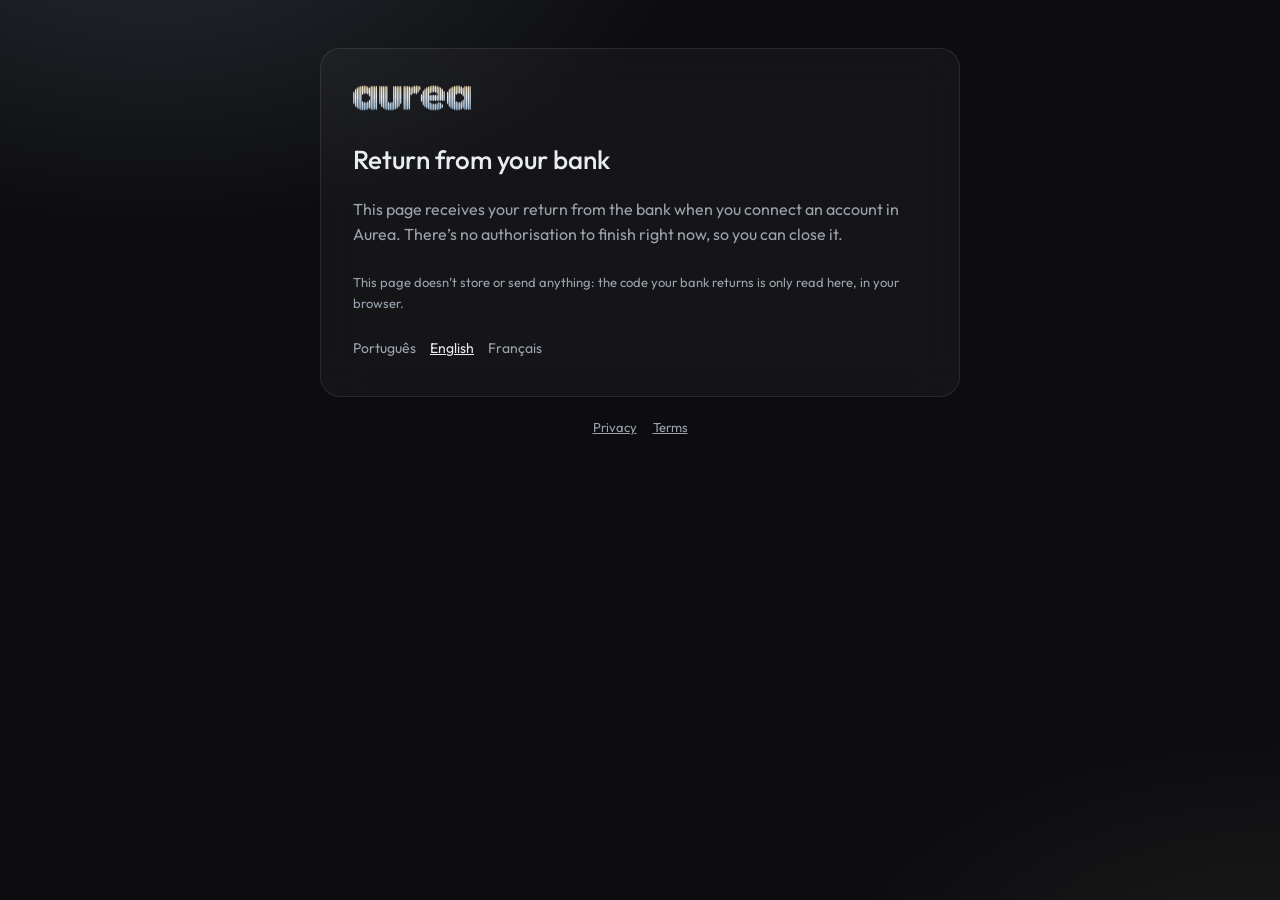
<file: callback/index.html>
<!doctype html>
<html lang="en">
<head>
  <meta charset="utf-8">
  <meta name="viewport" content="width=device-width, initial-scale=1">
  <meta name="robots" content="noindex">
  <meta name="referrer" content="no-referrer">
  <title>Aurea</title>
  <link rel="icon" href="../assets/aurea.svg">
  <link rel="stylesheet" href="../assets/site.css?v=20261014m">
</head>
<body>
  <main data-title-pt="Aurea · Voltar à Aurea" data-title-en="Aurea · Back to Aurea" data-title-fr="Aurea · Retour à Aurea">
    <div class="brand"><img class="wordmark" src="../assets/aurea-nome.svg" alt="Aurea"></div>

    <section id="returning" hidden>
      <h1 data-lang="pt">A voltar à Aurea…</h1>
      <h1 data-lang="en">Going back to Aurea…</h1>
      <h1 data-lang="fr">Retour à Aurea…</h1>
      <p data-lang="pt">A autorização no banco terminou. A Aurea vai abrir e concluir a ligação sozinha. Se o navegador perguntar se queres abrir a Aurea, carrega em Abrir.</p>
      <p data-lang="en">Your bank authorisation is done. Aurea will open and finish the connection on its own. If your browser asks whether to open Aurea, choose Open.</p>
      <p data-lang="fr">L’autorisation auprès de la banque est terminée. Aurea va s’ouvrir et finaliser la connexion toute seule. Si le navigateur demande s’il faut ouvrir Aurea, choisissez Ouvrir.</p>
    </section>

    <section id="failed" hidden>
      <h1 data-lang="pt">A autorização não foi concluída</h1>
      <h1 data-lang="en">The authorisation wasn’t completed</h1>
      <h1 data-lang="fr">L’autorisation n’a pas abouti</h1>
      <p data-lang="pt">O banco não confirmou o acesso. Volta à Aurea e tenta outra vez.</p>
      <p data-lang="en">Your bank didn’t confirm access. Go back to Aurea and try again.</p>
      <p data-lang="fr">La banque n’a pas confirmé l’accès. Revenez dans Aurea et réessayez.</p>
    </section>

    <section id="idle" hidden>
      <h1 data-lang="pt">Regresso do banco</h1>
      <h1 data-lang="en">Return from your bank</h1>
      <h1 data-lang="fr">Retour de la banque</h1>
      <p data-lang="pt">Esta página recebe o regresso do banco quando ligas uma conta na Aurea. Neste momento não há nenhuma autorização a concluir, por isso podes fechá-la.</p>
      <p data-lang="en">This page receives your return from the bank when you connect an account in Aurea. There’s no authorisation to finish right now, so you can close it.</p>
      <p data-lang="fr">Cette page reçoit le retour de la banque lorsque vous connectez un compte dans Aurea. Il n’y a aucune autorisation à finaliser pour le moment, vous pouvez la fermer.</p>
    </section>

    <section id="fallback" hidden>
      <div class="actions">
        <a class="button" id="open">
          <span data-lang="pt">Abrir a Aurea</span><span data-lang="en">Open Aurea</span><span data-lang="fr">Ouvrir Aurea</span>
        </a>
        <button class="button" type="button" id="copy">
          <span class="copy-idle" data-lang="pt">Copiar endereço</span><span class="copy-idle" data-lang="en">Copy address</span><span class="copy-idle" data-lang="fr">Copier l’adresse</span>
        </button>
      </div>
      <p data-lang="pt">Se a Aurea não abrir, carrega em Copiar endereço e cola-o na Aurea, no campo "Endereço da página final".</p>
      <p data-lang="en">If Aurea doesn’t open, choose Copy address and paste it into Aurea, in the “Final page address” field.</p>
      <p data-lang="fr">Si Aurea ne s’ouvre pas, choisissez Copier l’adresse et collez-la dans Aurea, dans le champ « Adresse de la page finale ».</p>
      <div class="address" id="address"></div>
    </section>

    <p data-lang="pt" style="margin-top:24px;font-size:13px">Esta página não guarda nem envia nada: o código que o banco devolve só é lido aqui, no teu navegador.</p>
    <p data-lang="en" style="margin-top:24px;font-size:13px">This page doesn’t store or send anything: the code your bank returns is only read here, in your browser.</p>
    <p data-lang="fr" style="margin-top:24px;font-size:13px">Cette page n’enregistre et n’envoie rien : le code renvoyé par la banque est lu uniquement ici, dans votre navigateur.</p>

    <div class="languages">
      <button type="button" data-set="pt">Português</button>
      <button type="button" data-set="en">English</button>
      <button type="button" data-set="fr">Français</button>
    </div>
  </main>
  <footer>
    <a href="../privacy/"><span data-lang="pt">Privacidade</span><span data-lang="en">Privacy</span><span data-lang="fr">Confidentialité</span></a>
    <a href="../terms/"><span data-lang="pt">Termos</span><span data-lang="en">Terms</span><span data-lang="fr">Conditions</span></a>
  </footer>

  <script src="../assets/site.js?v=20261014m"></script>
  <script>
    (function () {
      var params = new URLSearchParams(location.search)
      var hasReturn = params.has('code') || params.has('error')
      var appUrl = 'aurea://callback' + location.search
      var show = function (id) { document.getElementById(id).hidden = false }

      if (!hasReturn) return show('idle')

      show(params.has('code') ? 'returning' : 'failed')
      show('fallback')
      document.getElementById('open').href = appUrl
      document.getElementById('address').textContent = location.href

      var copy = document.getElementById('copy')
      var labels = { pt: 'Copiado', en: 'Copied', fr: 'Copié' }
      copy.addEventListener('click', function () {
        navigator.clipboard.writeText(location.href).then(function () {
          var spans = copy.querySelectorAll('.copy-idle')
          for (var i = 0; i < spans.length; i++) spans[i].textContent = labels[spans[i].dataset.lang]
        })
      })

      setTimeout(function () { location.href = appUrl }, 400)
    })()
  </script>
</body>
</html>
</file>
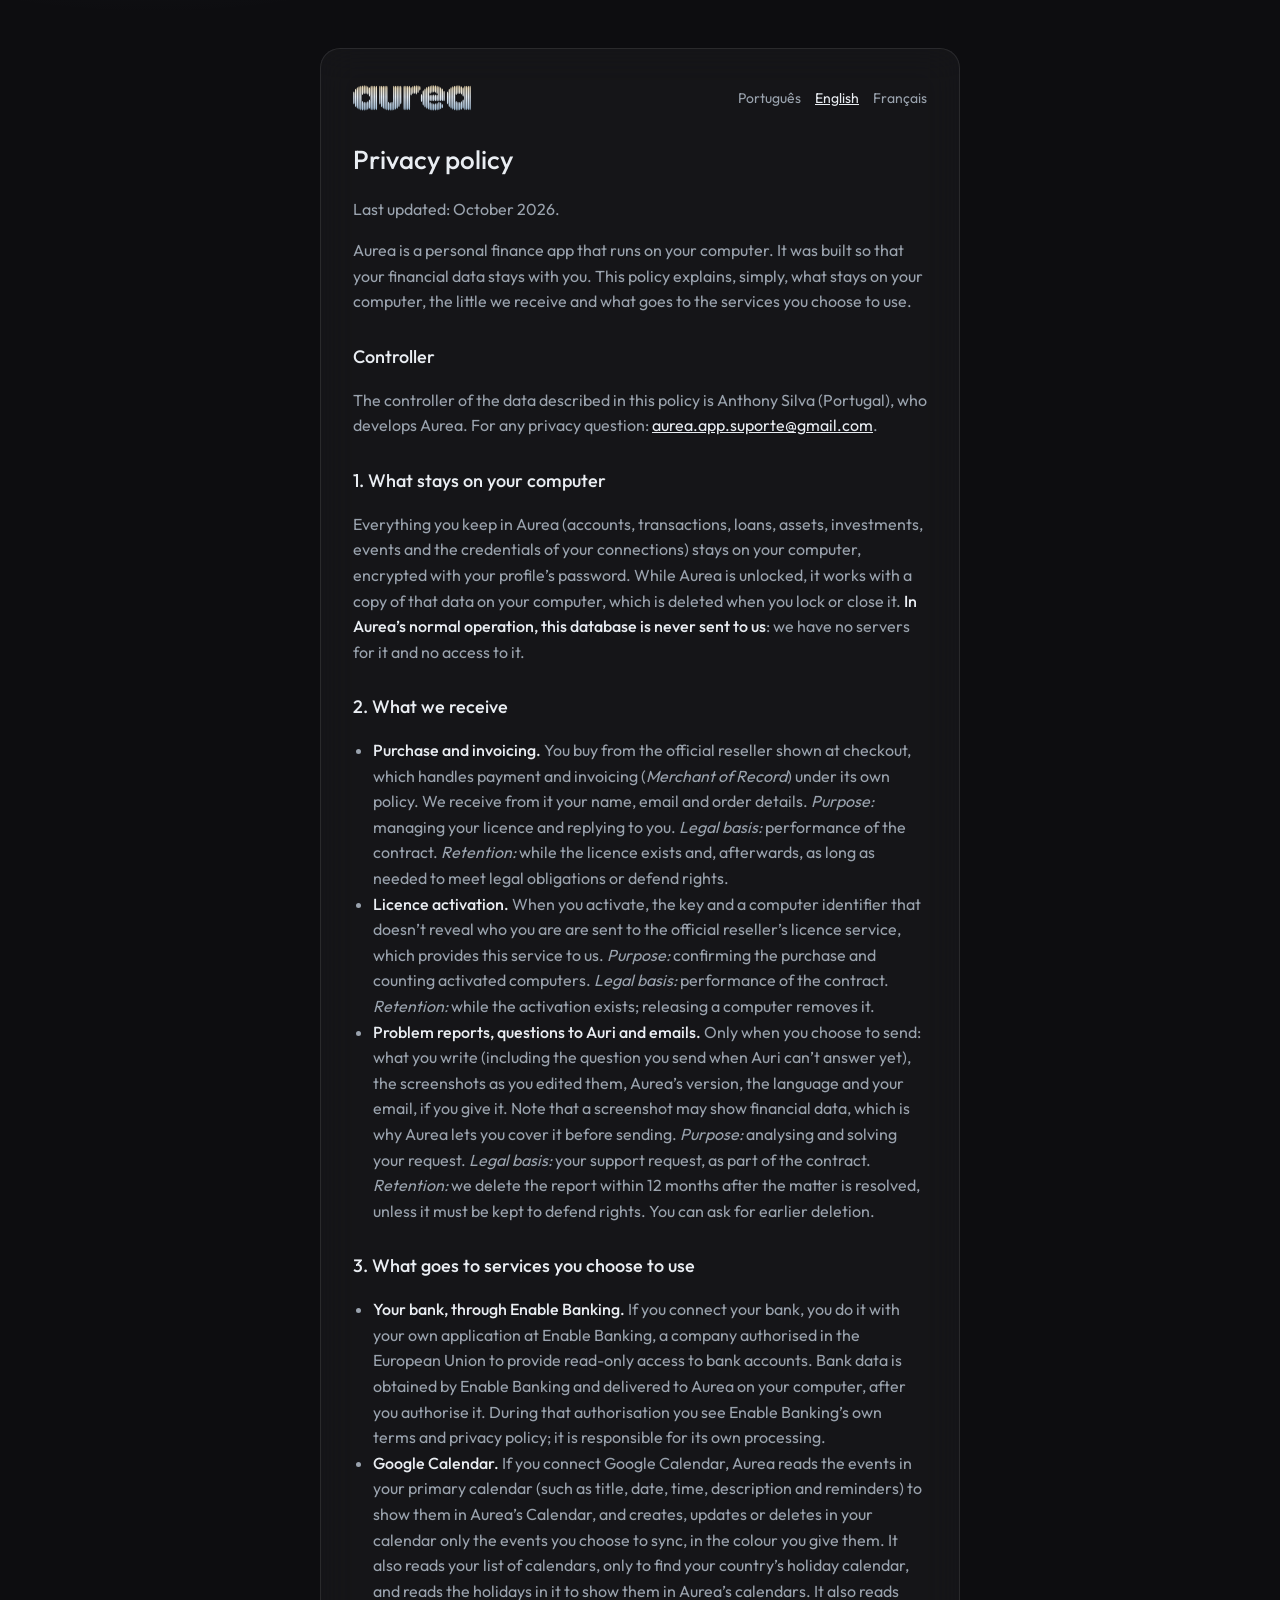
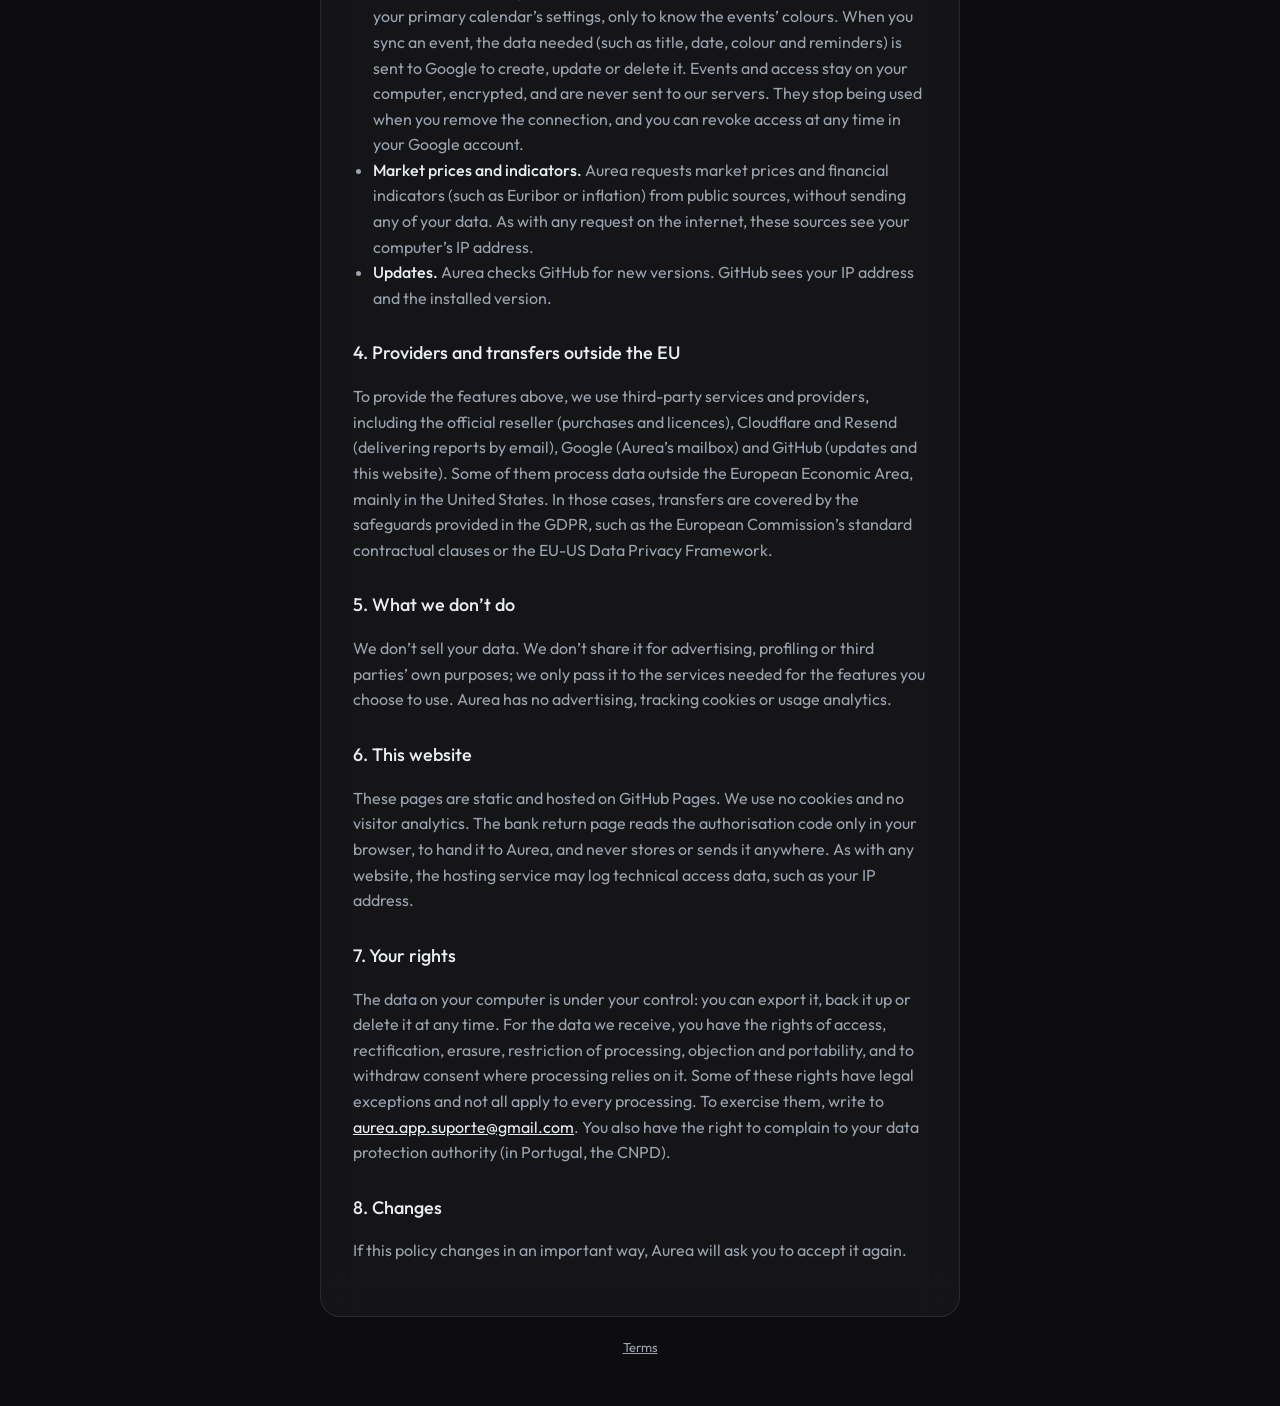
<file: privacy/index.html>
<!doctype html>
<html lang="en">
<head>
  <meta charset="utf-8">
  <meta name="viewport" content="width=device-width, initial-scale=1">
  <title>Aurea</title>
  <link rel="icon" href="../assets/aurea.svg">
  <link rel="stylesheet" href="../assets/site.css?v=20261014m">
</head>
<body>
  <main data-title-pt="Aurea · Política de privacidade" data-title-en="Aurea · Privacy policy" data-title-fr="Aurea · Politique de confidentialité">
    <nav class="page-nav">
      <div class="brand"><img class="wordmark" src="../assets/aurea-nome.svg" alt="Aurea"></div>
      <div class="languages">
      <button type="button" data-set="pt">Português</button>
      <button type="button" data-set="en">English</button>
      <button type="button" data-set="fr">Français</button>
      </div>
    </nav>

    <article data-lang="pt">
      <h1>Política de privacidade</h1>
      <p>Última atualização: outubro de 2026.</p>
      <p>A Aurea é uma aplicação de finanças pessoais que funciona no teu computador. Foi feita para que os teus dados financeiros fiquem contigo. Esta política explica, de forma simples, o que fica no teu computador, o pouco que recebemos e o que vai para os serviços que escolhes usar.</p>

      <h2>Responsável</h2>
      <p>O responsável pelo tratamento dos dados descritos nesta política é Anthony Silva (Portugal), que desenvolve a Aurea. Para qualquer questão sobre privacidade: <a href="mailto:aurea.app.suporte@gmail.com">aurea.app.suporte@gmail.com</a>.</p>

      <h2>1. O que fica no teu computador</h2>
      <p>Tudo o que guardas na Aurea (contas, movimentos, créditos, bens, investimentos, eventos e as credenciais das tuas ligações) fica no teu computador, encriptado com a password do teu perfil. Enquanto a Aurea está desbloqueada, trabalha com uma cópia desses dados no teu computador, que é apagada quando a bloqueias ou fechas. <strong>No funcionamento normal da Aurea, esta base de dados nunca nos é enviada</strong>: não temos servidores para ela e não temos acesso a ela.</p>

      <h2>2. O que nós recebemos</h2>
      <ul>
        <li><strong>Compra e faturação.</strong> A compra é feita à revendedora oficial indicada no momento da compra, que trata o pagamento e a faturação (<em>Merchant of Record</em>) segundo a sua própria política. Recebemos dela o nome, o email e os dados da encomenda. <em>Para quê:</em> gerir a tua licença e responder-te. <em>Base legal:</em> execução do contrato. <em>Prazo:</em> enquanto a licença existir e, depois, o tempo necessário para cumprir obrigações legais ou defender direitos.</li>
        <li><strong>Ativação da licença.</strong> Ao ativar, a chave e um identificador do computador, que não revela quem és, são enviados ao serviço de licenças da revendedora oficial, que nos presta este serviço. <em>Para quê:</em> confirmar a compra e contar os computadores ativados. <em>Base legal:</em> execução do contrato. <em>Prazo:</em> enquanto a ativação existir; ao libertares um computador, essa ativação é removida.</li>
        <li><strong>Relatórios de problemas, perguntas ao Auri e emails.</strong> Só quando decides enviar: o que escreves (também a pergunta que envias quando o Auri ainda não sabe responder), as capturas já editadas por ti, a versão da Aurea, a língua e o teu email, se o indicares. Atenção: uma captura pode mostrar dados financeiros, por isso a Aurea deixa-te tapá-los antes de enviar. <em>Para quê:</em> analisar e resolver o teu pedido. <em>Base legal:</em> o teu pedido de apoio, no âmbito do contrato. <em>Prazo:</em> apagamos o relatório até 12 meses depois de o assunto ficar resolvido, salvo se for preciso guardá-lo para defender direitos. Podes pedir que seja apagado antes.</li>
      </ul>

      <h2>3. O que vai para serviços que escolhes usar</h2>
      <ul>
        <li><strong>Banco, através da Enable Banking.</strong> Se ligares o banco, fazes isso com uma aplicação tua na Enable Banking, uma entidade autorizada na União Europeia a dar acesso de leitura a contas bancárias. Os dados bancários são obtidos pela Enable Banking e entregues à Aurea no teu computador, depois da tua autorização. Durante essa autorização, vês os termos e a política de privacidade da própria Enable Banking, que é responsável pelo tratamento que faz.</li>
        <li><strong>Google Calendar.</strong> Se ligares o Google Calendar, a Aurea lê os eventos do teu calendário principal (como o título, a data, a hora, a descrição e os lembretes) para os mostrar no Calendário da Aurea, e cria, atualiza ou apaga no teu calendário apenas os eventos que escolhes sincronizar, com a cor que lhes deres. Lê também a lista dos teus calendários, só para encontrar o calendário de feriados do teu país, e lê os feriados desse calendário para os mostrar nos calendários da Aurea. Lê ainda as definições do teu calendário principal, só para saber as cores dos eventos. Quando sincronizas um evento, os dados necessários (como o título, a data, a cor e os lembretes) são enviados à Google para o criar, atualizar ou apagar. Os eventos e o acesso ficam guardados no teu computador, encriptados, e nunca são enviados para servidores nossos. Deixam de ser usados quando removes a ligação, e podes retirar o acesso a qualquer momento na tua conta Google.</li>
        <li><strong>Cotações e indicadores.</strong> A Aurea pede preços de mercado e indicadores financeiros (como a Euribor ou a inflação) a fontes públicas, sem enviar dados teus. Como em qualquer pedido na internet, essas fontes veem o endereço IP do teu computador.</li>
        <li><strong>Atualizações.</strong> A Aurea verifica no GitHub se há uma versão nova. O GitHub vê o endereço IP e a versão instalada.</li>
      </ul>

      <h2>4. Fornecedores e transferências para fora da UE</h2>
      <p>Para prestar as funcionalidades acima, usamos serviços e fornecedores terceiros, incluindo a revendedora oficial (compras e licenças), a Cloudflare e o Resend (entrega dos relatórios por email), a Google (a caixa de email da Aurea) e o GitHub (atualizações e este site). Alguns destes fornecedores tratam dados fora do Espaço Económico Europeu, sobretudo nos Estados Unidos. Nesses casos, as transferências estão protegidas pelas garantias previstas no RGPD, como as cláusulas contratuais-tipo aprovadas pela Comissão Europeia ou o Quadro de Privacidade de Dados UE-EUA.</p>

      <h2>5. O que não fazemos</h2>
      <p>Não vendemos os teus dados. Não os partilhamos para publicidade, criação de perfis ou fins próprios de terceiros; só os transmitimos aos serviços necessários para as funcionalidades que escolhes usar. A Aurea não tem publicidade, cookies de seguimento nem estatísticas de utilização.</p>

      <h2>6. Este site</h2>
      <p>Estas páginas são estáticas e estão alojadas no GitHub Pages. Não usamos cookies nem estatísticas de visitas. A página de regresso do banco lê o código de autorização só no teu navegador, para o entregar à Aurea, e não o guarda nem envia para lado nenhum. Como em qualquer site, o serviço de alojamento pode registar dados técnicos de acesso, como o endereço IP.</p>

      <h2>7. Os teus direitos</h2>
      <p>Os dados que ficam no teu computador estão sob o teu controlo: podes exportá-los, fazer cópias de segurança ou apagá-los a qualquer momento. Sobre os dados que recebemos, tens o direito de acesso, retificação, apagamento, limitação do tratamento, oposição e portabilidade, e de retirar o consentimento quando o tratamento se basear nele. Alguns destes direitos têm exceções previstas na lei e nem todos se aplicam a todos os tratamentos. Para os exercer, escreve para <a href="mailto:aurea.app.suporte@gmail.com">aurea.app.suporte@gmail.com</a>. Tens também o direito de apresentar queixa à Comissão Nacional de Proteção de Dados (CNPD) ou à autoridade do teu país.</p>

      <h2>8. Alterações</h2>
      <p>Se esta política mudar de forma importante, a Aurea pede-te que a aceites de novo.</p>
    </article>

    <article data-lang="en">
      <h1>Privacy policy</h1>
      <p>Last updated: October 2026.</p>
      <p>Aurea is a personal finance app that runs on your computer. It was built so that your financial data stays with you. This policy explains, simply, what stays on your computer, the little we receive and what goes to the services you choose to use.</p>

      <h2>Controller</h2>
      <p>The controller of the data described in this policy is Anthony Silva (Portugal), who develops Aurea. For any privacy question: <a href="mailto:aurea.app.suporte@gmail.com">aurea.app.suporte@gmail.com</a>.</p>

      <h2>1. What stays on your computer</h2>
      <p>Everything you keep in Aurea (accounts, transactions, loans, assets, investments, events and the credentials of your connections) stays on your computer, encrypted with your profile’s password. While Aurea is unlocked, it works with a copy of that data on your computer, which is deleted when you lock or close it. <strong>In Aurea’s normal operation, this database is never sent to us</strong>: we have no servers for it and no access to it.</p>

      <h2>2. What we receive</h2>
      <ul>
        <li><strong>Purchase and invoicing.</strong> You buy from the official reseller shown at checkout, which handles payment and invoicing (<em>Merchant of Record</em>) under its own policy. We receive from it your name, email and order details. <em>Purpose:</em> managing your licence and replying to you. <em>Legal basis:</em> performance of the contract. <em>Retention:</em> while the licence exists and, afterwards, as long as needed to meet legal obligations or defend rights.</li>
        <li><strong>Licence activation.</strong> When you activate, the key and a computer identifier that doesn’t reveal who you are are sent to the official reseller’s licence service, which provides this service to us. <em>Purpose:</em> confirming the purchase and counting activated computers. <em>Legal basis:</em> performance of the contract. <em>Retention:</em> while the activation exists; releasing a computer removes it.</li>
        <li><strong>Problem reports, questions to Auri and emails.</strong> Only when you choose to send: what you write (including the question you send when Auri can’t answer yet), the screenshots as you edited them, Aurea’s version, the language and your email, if you give it. Note that a screenshot may show financial data, which is why Aurea lets you cover it before sending. <em>Purpose:</em> analysing and solving your request. <em>Legal basis:</em> your support request, as part of the contract. <em>Retention:</em> we delete the report within 12 months after the matter is resolved, unless it must be kept to defend rights. You can ask for earlier deletion.</li>
      </ul>

      <h2>3. What goes to services you choose to use</h2>
      <ul>
        <li><strong>Your bank, through Enable Banking.</strong> If you connect your bank, you do it with your own application at Enable Banking, a company authorised in the European Union to provide read-only access to bank accounts. Bank data is obtained by Enable Banking and delivered to Aurea on your computer, after you authorise it. During that authorisation you see Enable Banking’s own terms and privacy policy; it is responsible for its own processing.</li>
        <li><strong>Google Calendar.</strong> If you connect Google Calendar, Aurea reads the events in your primary calendar (such as title, date, time, description and reminders) to show them in Aurea’s Calendar, and creates, updates or deletes in your calendar only the events you choose to sync, in the colour you give them. It also reads your list of calendars, only to find your country’s holiday calendar, and reads the holidays in it to show them in Aurea’s calendars. It also reads your primary calendar’s settings, only to know the events’ colours. When you sync an event, the data needed (such as title, date, colour and reminders) is sent to Google to create, update or delete it. Events and access stay on your computer, encrypted, and are never sent to our servers. They stop being used when you remove the connection, and you can revoke access at any time in your Google account.</li>
        <li><strong>Market prices and indicators.</strong> Aurea requests market prices and financial indicators (such as Euribor or inflation) from public sources, without sending any of your data. As with any request on the internet, these sources see your computer’s IP address.</li>
        <li><strong>Updates.</strong> Aurea checks GitHub for new versions. GitHub sees your IP address and the installed version.</li>
      </ul>

      <h2>4. Providers and transfers outside the EU</h2>
      <p>To provide the features above, we use third-party services and providers, including the official reseller (purchases and licences), Cloudflare and Resend (delivering reports by email), Google (Aurea’s mailbox) and GitHub (updates and this website). Some of them process data outside the European Economic Area, mainly in the United States. In those cases, transfers are covered by the safeguards provided in the GDPR, such as the European Commission’s standard contractual clauses or the EU-US Data Privacy Framework.</p>

      <h2>5. What we don’t do</h2>
      <p>We don’t sell your data. We don’t share it for advertising, profiling or third parties’ own purposes; we only pass it to the services needed for the features you choose to use. Aurea has no advertising, tracking cookies or usage analytics.</p>

      <h2>6. This website</h2>
      <p>These pages are static and hosted on GitHub Pages. We use no cookies and no visitor analytics. The bank return page reads the authorisation code only in your browser, to hand it to Aurea, and never stores or sends it anywhere. As with any website, the hosting service may log technical access data, such as your IP address.</p>

      <h2>7. Your rights</h2>
      <p>The data on your computer is under your control: you can export it, back it up or delete it at any time. For the data we receive, you have the rights of access, rectification, erasure, restriction of processing, objection and portability, and to withdraw consent where processing relies on it. Some of these rights have legal exceptions and not all apply to every processing. To exercise them, write to <a href="mailto:aurea.app.suporte@gmail.com">aurea.app.suporte@gmail.com</a>. You also have the right to complain to your data protection authority (in Portugal, the CNPD).</p>

      <h2>8. Changes</h2>
      <p>If this policy changes in an important way, Aurea will ask you to accept it again.</p>
    </article>

    <article data-lang="fr">
      <h1>Politique de confidentialité</h1>
      <p>Dernière mise à jour : octobre 2026.</p>
      <p>Aurea est une application de finances personnelles qui fonctionne sur votre ordinateur. Elle a été conçue pour que vos données financières restent chez vous. Cette politique explique simplement ce qui reste sur votre ordinateur, le peu que nous recevons et ce qui va aux services que vous choisissez d’utiliser.</p>

      <h2>Responsable du traitement</h2>
      <p>Le responsable du traitement des données décrites dans cette politique est Anthony Silva (Portugal), qui développe Aurea. Pour toute question sur la confidentialité : <a href="mailto:aurea.app.suporte@gmail.com">aurea.app.suporte@gmail.com</a>.</p>

      <h2>1. Ce qui reste sur votre ordinateur</h2>
      <p>Tout ce que vous enregistrez dans Aurea (comptes, opérations, crédits, biens, placements, événements et identifiants de vos connexions) reste sur votre ordinateur, chiffré avec le mot de passe de votre profil. Lorsqu’Aurea est déverrouillée, elle travaille avec une copie de ces données sur votre ordinateur, supprimée lorsque vous la verrouillez ou la fermez. <strong>Dans le fonctionnement normal d’Aurea, cette base de données ne nous est jamais envoyée</strong> : nous n’avons ni serveurs pour elle, ni accès à elle.</p>

      <h2>2. Ce que nous recevons</h2>
      <ul>
        <li><strong>Achat et facturation.</strong> Vous achetez auprès du revendeur officiel indiqué lors de l’achat, qui gère le paiement et la facturation (<em>Merchant of Record</em>) selon sa propre politique. Nous recevons de lui votre nom, votre e-mail et les détails de la commande. <em>Finalité :</em> gérer votre licence et vous répondre. <em>Base légale :</em> exécution du contrat. <em>Durée :</em> tant que la licence existe puis, ensuite, le temps nécessaire pour respecter des obligations légales ou défendre des droits.</li>
        <li><strong>Activation de la licence.</strong> Lors de l’activation, la clé et un identifiant de l’ordinateur, qui ne révèle pas votre identité, sont envoyés au service de licences du revendeur officiel, qui nous fournit ce service. <em>Finalité :</em> confirmer l’achat et compter les ordinateurs activés. <em>Base légale :</em> exécution du contrat. <em>Durée :</em> tant que l’activation existe ; libérer un ordinateur la supprime.</li>
        <li><strong>Signalements de problèmes, questions à Auri et e-mails.</strong> Uniquement lorsque vous choisissez d’envoyer : votre texte (y compris la question que vous envoyez quand Auri ne sait pas encore répondre), les captures telles que vous les avez modifiées, la version d’Aurea, la langue et votre e-mail, si vous l’indiquez. Attention : une capture peut montrer des données financières, c’est pourquoi Aurea vous permet de les masquer avant l’envoi. <em>Finalité :</em> analyser et résoudre votre demande. <em>Base légale :</em> votre demande d’assistance, dans le cadre du contrat. <em>Durée :</em> nous supprimons le rapport dans les 12 mois suivant la résolution, sauf s’il doit être conservé pour défendre des droits. Vous pouvez demander sa suppression plus tôt.</li>
      </ul>

      <h2>3. Ce qui va aux services que vous choisissez d’utiliser</h2>
      <ul>
        <li><strong>Votre banque, via Enable Banking.</strong> Si vous connectez votre banque, vous le faites avec votre propre application chez Enable Banking, une société autorisée dans l’Union européenne à donner un accès en lecture seule aux comptes bancaires. Les données bancaires sont obtenues par Enable Banking et transmises à Aurea sur votre ordinateur, après votre autorisation. Pendant cette autorisation, vous voyez les conditions et la politique de confidentialité d’Enable Banking, responsable de son propre traitement.</li>
        <li><strong>Google Agenda.</strong> Si vous connectez Google Agenda, Aurea lit les événements de votre agenda principal (comme le titre, la date, l’heure, la description et les rappels) pour les afficher dans le Calendrier d’Aurea, et crée, met à jour ou supprime dans votre agenda uniquement les événements que vous choisissez de synchroniser, dans la couleur que vous leur donnez. Elle lit aussi la liste de vos agendas, uniquement pour trouver l’agenda des jours fériés de votre pays, et lit les jours fériés qu’il contient pour les afficher dans les calendriers d’Aurea. Elle lit aussi les paramètres de votre agenda principal, uniquement pour connaître les couleurs des événements. Lorsque vous synchronisez un événement, les données nécessaires (comme le titre, la date, la couleur et les rappels) sont envoyées à Google pour le créer, le mettre à jour ou le supprimer. Les événements et l’accès restent sur votre ordinateur, chiffrés, et ne sont jamais envoyés à nos serveurs. Ils cessent d’être utilisés lorsque vous supprimez la connexion, et vous pouvez retirer l’accès à tout moment dans votre compte Google.</li>
        <li><strong>Cours et indicateurs.</strong> Aurea demande des cours de marché et des indicateurs financiers (comme l’Euribor ou l’inflation) à des sources publiques, sans envoyer vos données. Comme pour toute requête sur internet, ces sources voient l’adresse IP de votre ordinateur.</li>
        <li><strong>Mises à jour.</strong> Aurea vérifie sur GitHub s’il existe une nouvelle version. GitHub voit votre adresse IP et la version installée.</li>
      </ul>

      <h2>4. Prestataires et transferts hors de l’UE</h2>
      <p>Pour fournir les fonctions ci-dessus, nous faisons appel à des services et prestataires tiers, dont le revendeur officiel (achats et licences), Cloudflare et Resend (envoi des signalements par e-mail), Google (la boîte e-mail d’Aurea) et GitHub (mises à jour et ce site). Certains traitent des données hors de l’Espace économique européen, principalement aux États-Unis. Dans ces cas, les transferts sont encadrés par les garanties prévues par le RGPD, comme les clauses contractuelles types de la Commission européenne ou le cadre de protection des données UE-États-Unis.</p>

      <h2>5. Ce que nous ne faisons pas</h2>
      <p>Nous ne vendons pas vos données. Nous ne les partageons pas à des fins publicitaires, de profilage ou pour les finalités propres de tiers ; nous les transmettons uniquement aux services nécessaires aux fonctions que vous choisissez d’utiliser. Aurea n’a ni publicité, ni cookies de suivi, ni statistiques d’utilisation.</p>

      <h2>6. Ce site</h2>
      <p>Ces pages sont statiques et hébergées sur GitHub Pages. Nous n’utilisons ni cookies ni statistiques de visite. La page de retour de la banque lit le code d’autorisation uniquement dans votre navigateur, pour le transmettre à Aurea, et ne l’enregistre ni ne l’envoie nulle part. Comme pour tout site, l’hébergeur peut enregistrer des données techniques d’accès, comme l’adresse IP.</p>

      <h2>7. Vos droits</h2>
      <p>Les données présentes sur votre ordinateur sont sous votre contrôle : vous pouvez les exporter, les sauvegarder ou les supprimer à tout moment. Pour les données que nous recevons, vous disposez des droits d’accès, de rectification, d’effacement, de limitation du traitement, d’opposition et de portabilité, ainsi que du droit de retirer votre consentement lorsque le traitement repose sur celui-ci. Certains de ces droits comportent des exceptions légales et tous ne s’appliquent pas à chaque traitement. Pour les exercer, écrivez à <a href="mailto:aurea.app.suporte@gmail.com">aurea.app.suporte@gmail.com</a>. Vous avez aussi le droit d’introduire une réclamation auprès de votre autorité de protection des données (au Portugal, la CNPD).</p>

      <h2>8. Modifications</h2>
      <p>Si cette politique change de manière importante, Aurea vous demandera de l’accepter à nouveau.</p>
    </article>

  </main>
  <footer>
    <a href="../terms/"><span data-lang="pt">Termos</span><span data-lang="en">Terms</span><span data-lang="fr">Conditions</span></a>
  </footer>
  <script src="../assets/site.js?v=20261014m"></script>
</body>
</html>
</file>
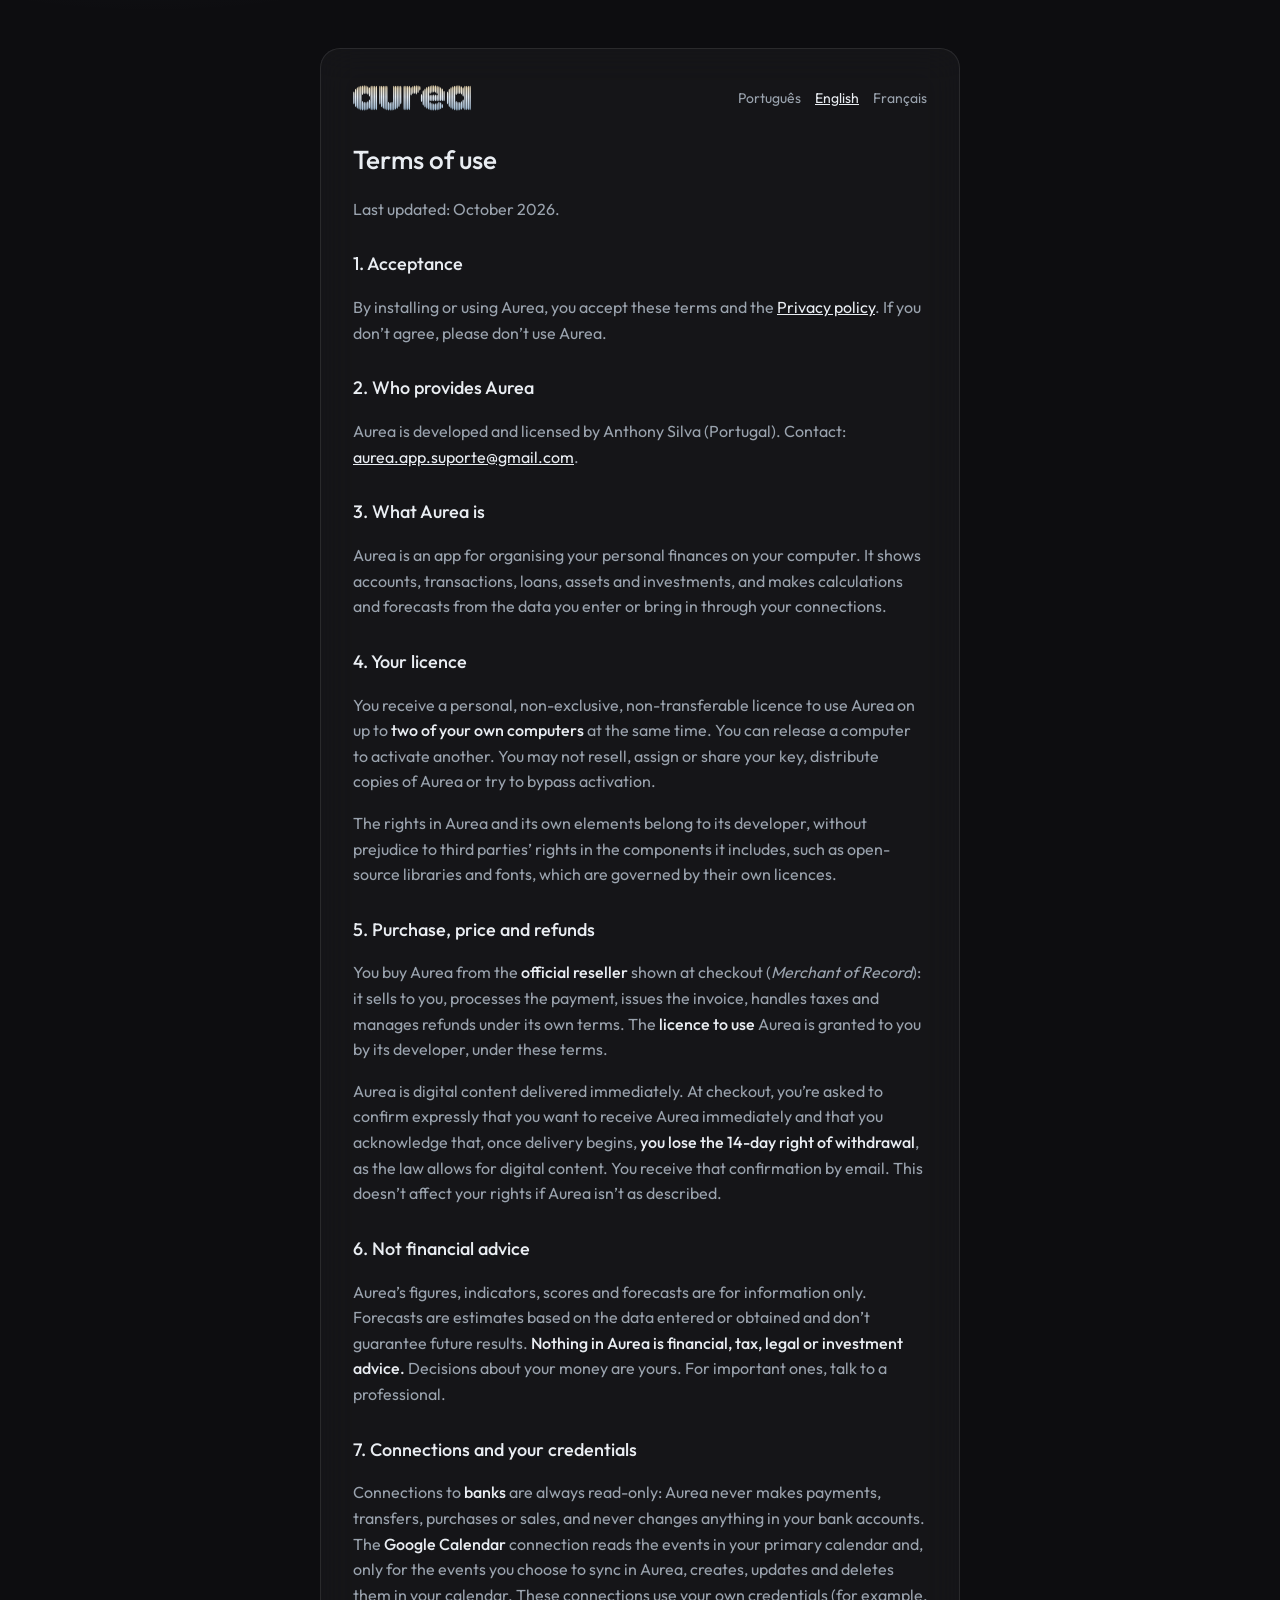
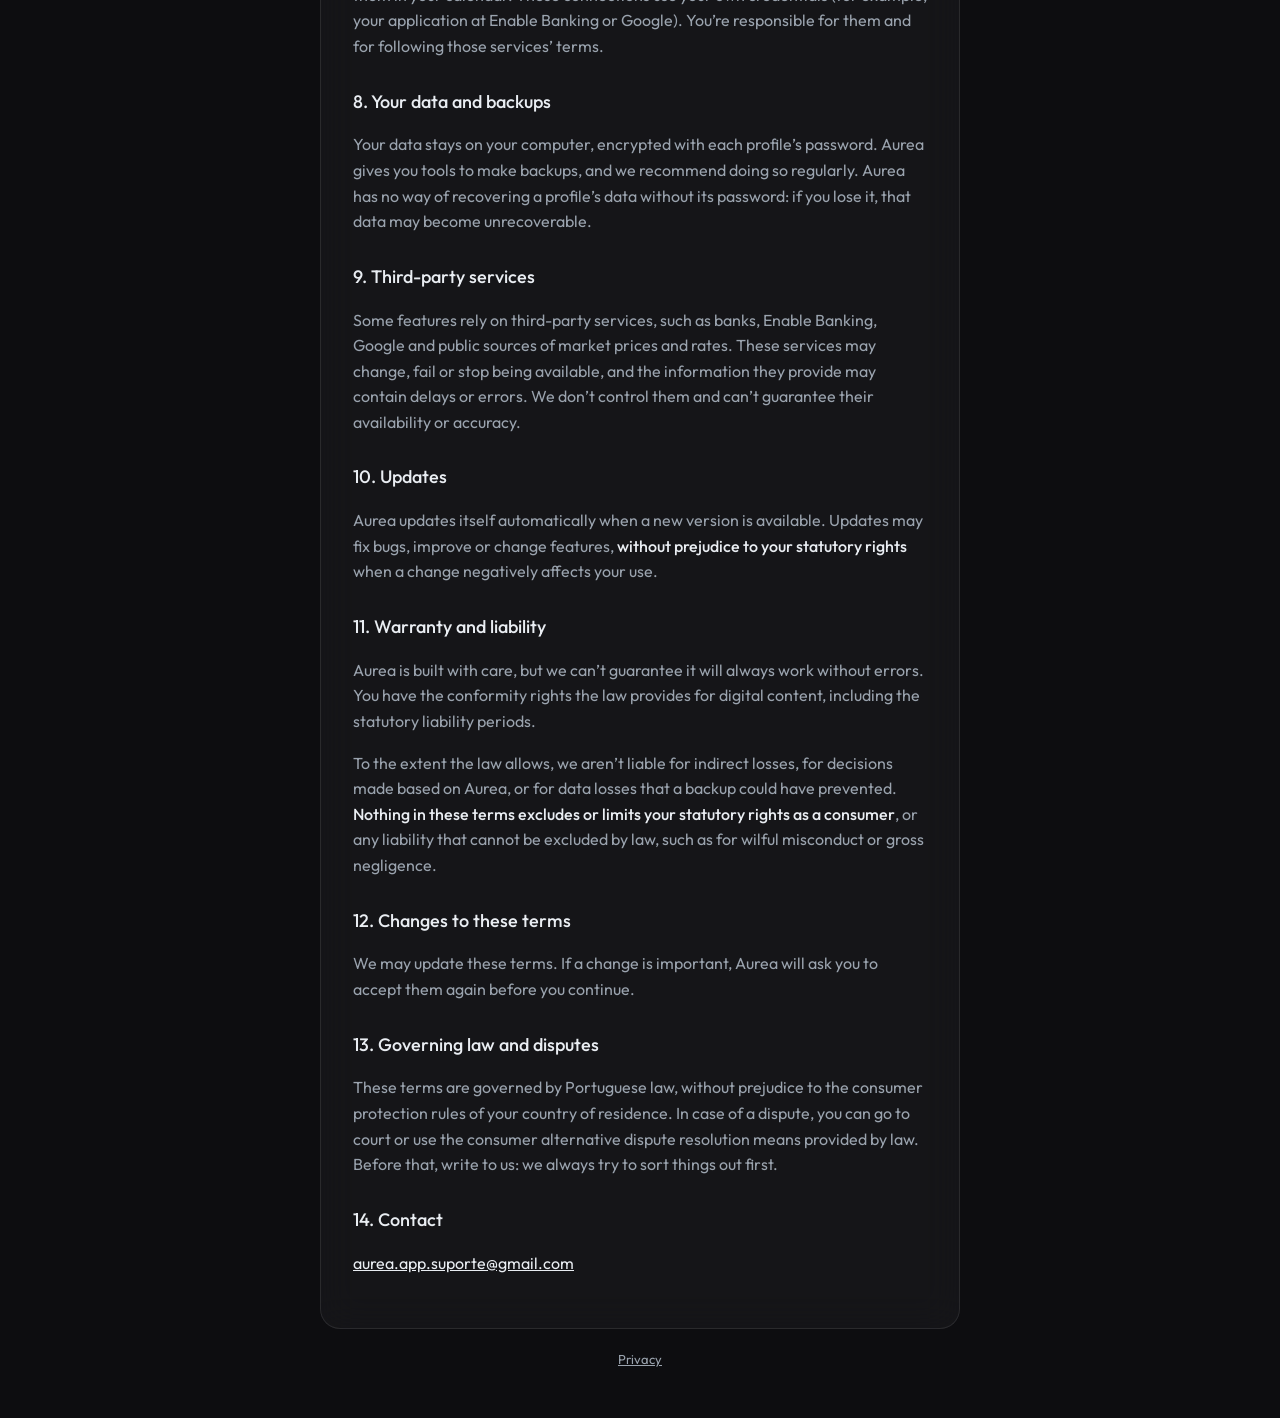
<file: terms/index.html>
<!doctype html>
<html lang="en">
<head>
  <meta charset="utf-8">
  <meta name="viewport" content="width=device-width, initial-scale=1">
  <title>Aurea</title>
  <link rel="icon" href="../assets/aurea.svg">
  <link rel="stylesheet" href="../assets/site.css?v=20261014m">
</head>
<body>
  <main data-title-pt="Aurea · Termos de utilização" data-title-en="Aurea · Terms of use" data-title-fr="Aurea · Conditions d’utilisation">
    <nav class="page-nav">
      <div class="brand"><img class="wordmark" src="../assets/aurea-nome.svg" alt="Aurea"></div>
      <div class="languages">
      <button type="button" data-set="pt">Português</button>
      <button type="button" data-set="en">English</button>
      <button type="button" data-set="fr">Français</button>
      </div>
    </nav>

    <article data-lang="pt">
      <h1>Termos de utilização</h1>
      <p>Última atualização: outubro de 2026.</p>

      <h2>1. Aceitação</h2>
      <p>Ao instalar ou usar a Aurea, aceitas estes termos e a <a href="../privacy/?lang=pt">Política de privacidade</a>. Se não concordares, não uses a Aurea.</p>

      <h2>2. Quem fornece a Aurea</h2>
      <p>A Aurea é desenvolvida e licenciada por Anthony Silva (Portugal). Contacto: <a href="mailto:aurea.app.suporte@gmail.com">aurea.app.suporte@gmail.com</a>.</p>

      <h2>3. O que é a Aurea</h2>
      <p>A Aurea é uma aplicação para organizar as tuas finanças pessoais no teu computador. Mostra contas, movimentos, créditos, bens e investimentos, e faz cálculos e previsões a partir dos dados que lhe dás ou que trazes das tuas ligações.</p>

      <h2>4. A tua licença</h2>
      <p>Recebes uma licença pessoal, não exclusiva e intransmissível para usar a Aurea em até <strong>dois computadores teus</strong> ao mesmo tempo. Podes libertar um computador para ativar outro. Não podes revender, ceder ou partilhar a tua chave, distribuir cópias da Aurea nem tentar contornar a ativação.</p>
      <p>Os direitos sobre a Aurea e os seus elementos próprios pertencem a quem a desenvolve, sem prejuízo dos direitos de terceiros sobre os componentes que ela inclui, como bibliotecas de código aberto e tipos de letra, que se regem pelas respetivas licenças.</p>

      <h2>5. Compra, preço e reembolsos</h2>
      <p>A compra é feita à <strong>revendedora oficial</strong> indicada no momento da compra (<em>Merchant of Record</em>): é ela quem te vende, processa o pagamento, emite a fatura, trata dos impostos e gere os reembolsos, segundo as suas próprias condições. A <strong>licença de utilização</strong> da Aurea é-te concedida por quem a desenvolve, nos termos deste documento.</p>
      <p>A Aurea é conteúdo digital fornecido de imediato. No momento da compra, é-te pedido que confirmes expressamente que queres receber a Aurea de imediato e que reconheces que, ao começar esse fornecimento, <strong>perdes o direito de livre resolução de 14 dias</strong>, como a lei permite para conteúdos digitais (artigo 17.º do Decreto-Lei n.º 24/2014). Recebes essa confirmação por email. Isto não afeta os teus direitos se a Aurea não estiver conforme ao que foi descrito.</p>

      <h2>6. Não é aconselhamento financeiro</h2>
      <p>Os números, indicadores, pontuações e previsões da Aurea são informativos. As previsões são estimativas feitas a partir dos dados introduzidos ou obtidos e não garantem resultados futuros. <strong>Nada na Aurea é aconselhamento financeiro, fiscal, jurídico ou de investimento.</strong> As decisões sobre o teu dinheiro são tuas. Para decisões importantes, fala com um profissional.</p>

      <h2>7. Ligações e as tuas credenciais</h2>
      <p>As ligações a <strong>bancos</strong> são sempre só de leitura: a Aurea nunca faz pagamentos, transferências, compras ou vendas, nem altera nada nas tuas contas bancárias. A ligação ao <strong>Google Calendar</strong> lê os eventos do teu calendário principal e, apenas para os eventos que escolhes sincronizar na Aurea, cria-os, atualiza-os e apaga-os no teu calendário. Estas ligações usam credenciais tuas (por exemplo, a tua aplicação na Enable Banking ou na Google). És responsável por elas e por cumprir os termos desses serviços.</p>

      <h2>8. Os teus dados e as cópias de segurança</h2>
      <p>Os teus dados ficam no teu computador, encriptados com a password de cada perfil. A Aurea dá-te ferramentas para fazeres cópias de segurança, e recomendamos que as faças com regularidade. A Aurea não tem nenhum mecanismo para recuperar os dados de um perfil sem a sua password: se a perderes, esses dados podem ficar irrecuperáveis.</p>

      <h2>9. Serviços de terceiros</h2>
      <p>Algumas funções dependem de serviços de terceiros, como bancos, a Enable Banking, a Google e fontes públicas de cotações e taxas. Esses serviços podem mudar, falhar ou deixar de estar disponíveis, e a informação que fornecem pode ter atrasos ou erros. Não os controlamos e não garantimos a sua disponibilidade ou exatidão.</p>

      <h2>10. Atualizações</h2>
      <p>A Aurea atualiza-se automaticamente quando há uma versão nova. As atualizações podem corrigir erros, melhorar ou alterar funcionalidades, <strong>sem prejuízo dos direitos que a lei te dá</strong> quando uma alteração afeta negativamente a utilização.</p>

      <h2>11. Garantia e responsabilidade</h2>
      <p>A Aurea é desenvolvida com cuidado, mas não podemos garantir que funcione sempre sem erros. Tens os direitos de conformidade previstos na lei para conteúdos digitais, incluindo os prazos de responsabilidade legal.</p>
      <p>Na medida em que a lei o permite, não somos responsáveis por perdas indiretas, por decisões tomadas com base na Aurea, nem por perdas de dados que pudessem ter sido evitadas com uma cópia de segurança. <strong>Nada nestes termos exclui ou limita os direitos que a lei te dá como consumidor</strong>, nem a responsabilidade que a lei não permite excluir, como a que resulta de dolo ou culpa grave.</p>

      <h2>12. Alterações a estes termos</h2>
      <p>Podemos atualizar estes termos. Se a mudança for importante, a Aurea pede-te que os aceites de novo antes de continuares.</p>

      <h2>13. Lei aplicável e litígios</h2>
      <p>Estes termos regem-se pela lei portuguesa, sem prejuízo das normas de proteção do consumidor do teu país de residência. Em caso de litígio, podes recorrer aos tribunais e aos meios de resolução alternativa de litígios de consumo previstos na lei. Antes disso, escreve-nos: tentamos sempre resolver primeiro.</p>

      <h2>14. Contacto</h2>
      <p><a href="mailto:aurea.app.suporte@gmail.com">aurea.app.suporte@gmail.com</a></p>
    </article>

    <article data-lang="en">
      <h1>Terms of use</h1>
      <p>Last updated: October 2026.</p>

      <h2>1. Acceptance</h2>
      <p>By installing or using Aurea, you accept these terms and the <a href="../privacy/?lang=en">Privacy policy</a>. If you don’t agree, please don’t use Aurea.</p>

      <h2>2. Who provides Aurea</h2>
      <p>Aurea is developed and licensed by Anthony Silva (Portugal). Contact: <a href="mailto:aurea.app.suporte@gmail.com">aurea.app.suporte@gmail.com</a>.</p>

      <h2>3. What Aurea is</h2>
      <p>Aurea is an app for organising your personal finances on your computer. It shows accounts, transactions, loans, assets and investments, and makes calculations and forecasts from the data you enter or bring in through your connections.</p>

      <h2>4. Your licence</h2>
      <p>You receive a personal, non-exclusive, non-transferable licence to use Aurea on up to <strong>two of your own computers</strong> at the same time. You can release a computer to activate another. You may not resell, assign or share your key, distribute copies of Aurea or try to bypass activation.</p>
      <p>The rights in Aurea and its own elements belong to its developer, without prejudice to third parties’ rights in the components it includes, such as open-source libraries and fonts, which are governed by their own licences.</p>

      <h2>5. Purchase, price and refunds</h2>
      <p>You buy Aurea from the <strong>official reseller</strong> shown at checkout (<em>Merchant of Record</em>): it sells to you, processes the payment, issues the invoice, handles taxes and manages refunds under its own terms. The <strong>licence to use</strong> Aurea is granted to you by its developer, under these terms.</p>
      <p>Aurea is digital content delivered immediately. At checkout, you’re asked to confirm expressly that you want to receive Aurea immediately and that you acknowledge that, once delivery begins, <strong>you lose the 14-day right of withdrawal</strong>, as the law allows for digital content. You receive that confirmation by email. This doesn’t affect your rights if Aurea isn’t as described.</p>

      <h2>6. Not financial advice</h2>
      <p>Aurea’s figures, indicators, scores and forecasts are for information only. Forecasts are estimates based on the data entered or obtained and don’t guarantee future results. <strong>Nothing in Aurea is financial, tax, legal or investment advice.</strong> Decisions about your money are yours. For important ones, talk to a professional.</p>

      <h2>7. Connections and your credentials</h2>
      <p>Connections to <strong>banks</strong> are always read-only: Aurea never makes payments, transfers, purchases or sales, and never changes anything in your bank accounts. The <strong>Google Calendar</strong> connection reads the events in your primary calendar and, only for the events you choose to sync in Aurea, creates, updates and deletes them in your calendar. These connections use your own credentials (for example, your application at Enable Banking or Google). You’re responsible for them and for following those services’ terms.</p>

      <h2>8. Your data and backups</h2>
      <p>Your data stays on your computer, encrypted with each profile’s password. Aurea gives you tools to make backups, and we recommend doing so regularly. Aurea has no way of recovering a profile’s data without its password: if you lose it, that data may become unrecoverable.</p>

      <h2>9. Third-party services</h2>
      <p>Some features rely on third-party services, such as banks, Enable Banking, Google and public sources of market prices and rates. These services may change, fail or stop being available, and the information they provide may contain delays or errors. We don’t control them and can’t guarantee their availability or accuracy.</p>

      <h2>10. Updates</h2>
      <p>Aurea updates itself automatically when a new version is available. Updates may fix bugs, improve or change features, <strong>without prejudice to your statutory rights</strong> when a change negatively affects your use.</p>

      <h2>11. Warranty and liability</h2>
      <p>Aurea is built with care, but we can’t guarantee it will always work without errors. You have the conformity rights the law provides for digital content, including the statutory liability periods.</p>
      <p>To the extent the law allows, we aren’t liable for indirect losses, for decisions made based on Aurea, or for data losses that a backup could have prevented. <strong>Nothing in these terms excludes or limits your statutory rights as a consumer</strong>, or any liability that cannot be excluded by law, such as for wilful misconduct or gross negligence.</p>

      <h2>12. Changes to these terms</h2>
      <p>We may update these terms. If a change is important, Aurea will ask you to accept them again before you continue.</p>

      <h2>13. Governing law and disputes</h2>
      <p>These terms are governed by Portuguese law, without prejudice to the consumer protection rules of your country of residence. In case of a dispute, you can go to court or use the consumer alternative dispute resolution means provided by law. Before that, write to us: we always try to sort things out first.</p>

      <h2>14. Contact</h2>
      <p><a href="mailto:aurea.app.suporte@gmail.com">aurea.app.suporte@gmail.com</a></p>
    </article>

    <article data-lang="fr">
      <h1>Conditions d’utilisation</h1>
      <p>Dernière mise à jour : octobre 2026.</p>

      <h2>1. Acceptation</h2>
      <p>En installant ou en utilisant Aurea, vous acceptez ces conditions et la <a href="../privacy/?lang=fr">Politique de confidentialité</a>. Si vous n’êtes pas d’accord, n’utilisez pas Aurea.</p>

      <h2>2. Qui fournit Aurea</h2>
      <p>Aurea est développée et concédée sous licence par Anthony Silva (Portugal). Contact : <a href="mailto:aurea.app.suporte@gmail.com">aurea.app.suporte@gmail.com</a>.</p>

      <h2>3. Qu’est-ce qu’Aurea</h2>
      <p>Aurea est une application pour organiser vos finances personnelles sur votre ordinateur. Elle affiche comptes, opérations, crédits, biens et placements, et effectue des calculs et des prévisions à partir des données que vous saisissez ou importez via vos connexions.</p>

      <h2>4. Votre licence</h2>
      <p>Vous recevez une licence personnelle, non exclusive et non transférable pour utiliser Aurea sur <strong>deux de vos ordinateurs</strong> au maximum en même temps. Vous pouvez libérer un ordinateur pour en activer un autre. Vous ne pouvez pas revendre, céder ou partager votre clé, distribuer des copies d’Aurea ni tenter de contourner l’activation.</p>
      <p>Les droits sur Aurea et ses éléments propres appartiennent à son développeur, sans préjudice des droits de tiers sur les composants qu’elle inclut, comme les bibliothèques open source et les polices, régis par leurs propres licences.</p>

      <h2>5. Achat, prix et remboursements</h2>
      <p>Vous achetez Aurea auprès du <strong>revendeur officiel</strong> indiqué lors de l’achat (<em>Merchant of Record</em>) : c’est lui qui vous vend, traite le paiement, émet la facture, gère les taxes et les remboursements, selon ses propres conditions. La <strong>licence d’utilisation</strong> d’Aurea vous est concédée par son développeur, selon les présentes conditions.</p>
      <p>Aurea est un contenu numérique fourni immédiatement. Lors de l’achat, il vous est demandé de confirmer expressément que vous souhaitez recevoir Aurea immédiatement et que vous reconnaissez qu’une fois la fourniture commencée, <strong>vous perdez le droit de rétractation de 14 jours</strong>, comme la loi le permet pour les contenus numériques. Vous recevez cette confirmation par e-mail. Cela n’affecte pas vos droits si Aurea n’est pas conforme à sa description.</p>

      <h2>6. Pas un conseil financier</h2>
      <p>Les chiffres, indicateurs, scores et prévisions d’Aurea sont fournis à titre indicatif. Les prévisions sont des estimations fondées sur les données saisies ou obtenues et ne garantissent aucun résultat futur. <strong>Rien dans Aurea ne constitue un conseil financier, fiscal, juridique ou en investissement.</strong> Les décisions concernant votre argent vous appartiennent. Pour les décisions importantes, consultez un professionnel.</p>

      <h2>7. Connexions et vos identifiants</h2>
      <p>Les connexions aux <strong>banques</strong> sont toujours en lecture seule : Aurea n’effectue jamais de paiements, virements, achats ou ventes, et ne modifie rien dans vos comptes bancaires. La connexion à <strong>Google Agenda</strong> lit les événements de votre agenda principal et, uniquement pour les événements que vous choisissez de synchroniser dans Aurea, les crée, les met à jour et les supprime dans votre agenda. Ces connexions utilisent vos propres identifiants (par exemple, votre application chez Enable Banking ou Google). Vous en êtes responsable, ainsi que du respect des conditions de ces services.</p>

      <h2>8. Vos données et les sauvegardes</h2>
      <p>Vos données restent sur votre ordinateur, chiffrées avec le mot de passe de chaque profil. Aurea vous donne des outils de sauvegarde, et nous vous recommandons d’en faire régulièrement. Aurea ne dispose d’aucun moyen de récupérer les données d’un profil sans son mot de passe : si vous le perdez, ces données peuvent devenir irrécupérables.</p>

      <h2>9. Services tiers</h2>
      <p>Certaines fonctions dépendent de services tiers, comme les banques, Enable Banking, Google et des sources publiques de cours et de taux. Ces services peuvent changer, tomber en panne ou cesser d’être disponibles, et leurs informations peuvent comporter des retards ou des erreurs. Nous ne les contrôlons pas et ne garantissons ni leur disponibilité ni leur exactitude.</p>

      <h2>10. Mises à jour</h2>
      <p>Aurea se met à jour automatiquement lorsqu’une nouvelle version est disponible. Les mises à jour peuvent corriger des erreurs, améliorer ou modifier des fonctions, <strong>sans préjudice de vos droits légaux</strong> lorsqu’une modification a un impact négatif sur l’utilisation.</p>

      <h2>11. Garantie et responsabilité</h2>
      <p>Aurea est développée avec soin, mais nous ne pouvons pas garantir qu’elle fonctionnera toujours sans erreur. Vous bénéficiez des droits de conformité prévus par la loi pour les contenus numériques, y compris les délais de responsabilité légale.</p>
      <p>Dans la mesure permise par la loi, nous ne sommes pas responsables des pertes indirectes, des décisions prises sur la base d’Aurea, ni des pertes de données qu’une sauvegarde aurait permis d’éviter. <strong>Rien dans ces conditions n’exclut ni ne limite les droits que la loi vous accorde en tant que consommateur</strong>, ni la responsabilité que la loi ne permet pas d’exclure, comme en cas de faute intentionnelle ou de faute lourde.</p>

      <h2>12. Modifications de ces conditions</h2>
      <p>Nous pouvons mettre à jour ces conditions. Si une modification est importante, Aurea vous demandera de les accepter à nouveau avant de continuer.</p>

      <h2>13. Droit applicable et litiges</h2>
      <p>Ces conditions sont régies par le droit portugais, sans préjudice des règles de protection des consommateurs de votre pays de résidence. En cas de litige, vous pouvez saisir les tribunaux ou recourir aux modes alternatifs de règlement des litiges de consommation prévus par la loi. Avant cela, écrivez-nous : nous cherchons toujours d’abord une solution.</p>

      <h2>14. Contact</h2>
      <p><a href="mailto:aurea.app.suporte@gmail.com">aurea.app.suporte@gmail.com</a></p>
    </article>

  </main>
  <footer>
    <a href="../privacy/"><span data-lang="pt">Privacidade</span><span data-lang="en">Privacy</span><span data-lang="fr">Confidentialité</span></a>
  </footer>
  <script src="../assets/site.js?v=20261014m"></script>
</body>
</html>
</file>
<file: assets/site.css>
@font-face {
  font-family: 'Outfit';
  src: url('Outfit-Variable.ttf') format('truetype');
  font-weight: 100 900;
  font-display: swap;
}

:root {
  --bg: #0d0d10;
  --text: #e9edf2;
  --muted: #9aa3ae;
  --line: rgba(255, 255, 255, 0.09);
  --card: rgba(255, 255, 255, 0.035);
  --accent: #b6cee3;
  --gold: #ebd8b0;
  --blue-rgb: 182, 206, 227;
  --gold-rgb: 235, 216, 176;
}

* { box-sizing: border-box; }

html, body { margin: 0; }

body {
  min-height: 100vh;
  background:
    radial-gradient(60vw 50vh at 12% -10%, rgba(159, 187, 212, 0.16), transparent 70%),
    radial-gradient(50vw 40vh at 100% 110%, rgba(235, 216, 176, 0.07), transparent 70%),
    var(--bg);
  color: var(--text);
  font-family: 'Outfit', 'Segoe UI', system-ui, sans-serif;
  font-size: 16px;
  line-height: 1.6;
  display: flex;
  flex-direction: column;
  align-items: center;
  padding: 48px 16px;
}

main {
  width: 100%;
  max-width: 640px;
  background: var(--card);
  border: 1px solid var(--line);
  border-radius: 20px;
  padding: 36px 32px;
  backdrop-filter: blur(18px);
}

.brand { display: flex; align-items: center; gap: 12px; margin-bottom: 28px; }
.brand img { width: 34px; height: 34px; }
.brand img.wordmark { width: auto; height: 26px; }

h1 { font-size: 26px; font-weight: 500; margin: 0 0 12px; }
h2 { font-size: 18px; font-weight: 500; margin: 28px 0 8px; }
p, li { color: var(--muted); }
p strong, li strong { color: var(--text); font-weight: 500; }
ul { padding-left: 20px; }
a { color: var(--text); }

.actions { display: flex; flex-wrap: wrap; gap: 12px; margin: 24px 0 8px; }

.button {
  appearance: none;
  border: 1px solid var(--line);
  background: rgba(255, 255, 255, 0.06);
  color: var(--text);
  font: inherit;
  font-size: 15px;
  padding: 10px 18px;
  border-radius: 12px;
  cursor: pointer;
  text-decoration: none;
}
.button:hover { background: rgba(255, 255, 255, 0.1); }

.address {
  margin-top: 8px;
  padding: 10px 12px;
  border: 1px solid var(--line);
  border-radius: 10px;
  font-size: 13px;
  color: var(--muted);
  word-break: break-all;
}

.languages { margin-top: 24px; display: flex; gap: 14px; font-size: 14px; }
.languages button { appearance: none; background: none; border: 0; padding: 0; color: var(--muted); font: inherit; cursor: pointer; }
.languages button[aria-current='true'] { color: var(--text); text-decoration: underline; }

footer { margin-top: 20px; font-size: 13px; color: var(--muted); display: flex; gap: 16px; }
footer a { color: var(--muted); }

[data-lang] { display: none; }
html[lang='pt'] [data-lang='pt'], html[lang='en'] [data-lang='en'], html[lang='fr'] [data-lang='fr'] { display: revert; }

@media (max-width: 520px) {
  main { padding: 28px 20px; border-radius: 16px; }
  h1 { font-size: 22px; }
}

/* Landing page */
body.landing { padding: 0 16px 48px; }
.landing-wrap { width: 100%; max-width: 1120px; }
.landing-nav { display: flex; align-items: center; justify-content: space-between; padding: 24px 0; }
.landing-nav .brand { margin: 0; }
.hero { text-align: center; padding: 48px 0 32px; }
.hero h1 { font-size: 44px; line-height: 1.15; font-weight: 500; margin: 0 auto 16px; max-width: 760px; }
.hero p.lead { font-size: 19px; max-width: 640px; margin: 0 auto 28px; }
.hero .actions { justify-content: center; }
.button.primary { background: rgba(182, 206, 227, 0.16); border-color: rgba(182, 206, 227, 0.45); }
.button.primary:hover { background: rgba(182, 206, 227, 0.24); }
.price-note { font-size: 14px; margin-top: 12px; }
.shot { width: 100%; border-radius: 16px; border: 1px solid var(--line); box-shadow: 0 30px 80px rgba(0, 0, 0, 0.55); display: block; }
.shot-hero { margin: 24px 0 64px; }
.section-title { text-align: center; font-size: 30px; font-weight: 500; margin: 72px 0 12px; }
.section-lead { text-align: center; max-width: 640px; margin: 0 auto 32px; }
.features { display: grid; grid-template-columns: repeat(3, 1fr); gap: 16px; }
.feature { background: var(--card); border: 1px solid var(--line); border-radius: 16px; padding: 22px; }
.feature h3 { font-size: 17px; font-weight: 500; margin: 0 0 8px; color: var(--text); }
.feature p { margin: 0; font-size: 15px; }
.gallery { display: grid; grid-template-columns: repeat(2, 1fr); gap: 24px; }
.gallery figure { margin: 0; }
.gallery figure:last-child:nth-child(odd) { grid-column: 1 / -1; justify-self: center; width: calc(50% - 12px); }
.gallery .shot { cursor: zoom-in; transition: transform 0.2s ease; }
.gallery .shot:hover { transform: translateY(-3px); }
.privacy-band { margin: 88px 0 0; padding: 48px 40px; border-radius: 24px; border: 1px solid rgba(182, 206, 227, 0.30); background: radial-gradient(120% 90% at 50% 0%, rgba(182, 206, 227, 0.16), transparent 65%), rgba(255, 255, 255, 0.03); text-align: center; }
.privacy-band h2 { margin: 0 0 12px; font-size: 34px; font-weight: 500; color: var(--text); }
.privacy-lead { max-width: 640px; margin: 0 auto 36px; font-size: 18px; }
.privacy-points { display: grid; grid-template-columns: repeat(4, 1fr); gap: 20px; text-align: center; }
.privacy-point svg { display: block; margin: 0 auto; width: 28px; height: 28px; fill: none; stroke: var(--accent); stroke-width: 1.6; stroke-linecap: round; stroke-linejoin: round; }
.privacy-point h3 { margin: 12px 0 6px; font-size: 17px; font-weight: 500; color: var(--text); }
.privacy-point p { margin: 0; font-size: 15px; }
.privacy-link { margin: 32px 0 0; }
.lightbox { position: fixed; inset: 0; z-index: 50; display: none; flex-direction: column; align-items: center; justify-content: center; gap: 14px; padding: 32px 72px; background: rgba(5, 5, 8, 0.92); backdrop-filter: blur(6px); cursor: zoom-out; }
.lightbox.open { display: flex; }
.lightbox img { max-width: 100%; max-height: calc(100vh - 110px); border-radius: 12px; border: 1px solid var(--line); box-shadow: 0 30px 80px rgba(0, 0, 0, 0.6); }
.lightbox p { margin: 0; font-size: 15px; color: var(--text); text-align: center; }
.lightbox button { position: absolute; appearance: none; border: 1px solid var(--line); background: rgba(255, 255, 255, 0.06); color: var(--text); width: 44px; height: 44px; border-radius: 50%; padding: 0; display: flex; align-items: center; justify-content: center; cursor: pointer; }
.lightbox button svg { width: 20px; height: 20px; fill: none; stroke: currentColor; stroke-width: 2; stroke-linecap: round; stroke-linejoin: round; display: block; }
.lightbox button:hover { background: rgba(255, 255, 255, 0.12); }
.lightbox .lb-prev { left: 16px; top: 50%; transform: translateY(-50%); }
.lightbox .lb-next { right: 16px; top: 50%; transform: translateY(-50%); }
.lightbox .lb-close { right: 16px; top: 16px; }
body.lightbox-open { overflow: hidden; }
.gallery figcaption { font-size: 14px; color: var(--muted); margin-top: 10px; text-align: center; }
.pricing { max-width: 520px; margin: 0 auto; text-align: center; background: var(--card); border: 1px solid var(--line); border-radius: 20px; padding: 32px; }
.pricing .amount { font-size: 48px; font-weight: 500; color: var(--text); margin: 4px 0; }
.pricing ul { text-align: left; display: inline-block; margin: 16px auto 8px; }
.faq { max-width: 760px; margin: 0 auto; }
.faq details { border-bottom: 1px solid var(--line); padding: 16px 0; }
.faq summary { cursor: pointer; color: var(--text); font-size: 17px; }
.faq details p { margin: 10px 0 0; }
.landing-footer { margin-top: 64px; text-align: center; font-size: 14px; color: var(--muted); display: flex; flex-direction: column; gap: 10px; align-items: center; }
.landing-footer .links { display: flex; gap: 18px; }
@media (max-width: 1100px) {
  .privacy-points { grid-template-columns: repeat(2, 1fr); }
}
@media (max-width: 860px) {
  .features { grid-template-columns: 1fr; }
  .gallery { grid-template-columns: 1fr; }
  .gallery figure:last-child:nth-child(odd) { width: auto; justify-self: stretch; }
  .lightbox { padding: 16px 12px 72px; }
  .privacy-band { padding: 36px 20px; }
  .privacy-band h2 { font-size: 28px; }
  .privacy-points { grid-template-columns: 1fr; }
  .lightbox .lb-prev, .lightbox .lb-next { top: auto; bottom: 16px; transform: none; }
  .hero h1 { font-size: 32px; }
}
.platform { display: inline-flex; align-items: center; gap: 8px; margin: 0 0 18px; padding: 6px 14px; border: 1px solid var(--line); border-radius: 999px; font-size: 14px; color: var(--text); }
.platform svg { width: 15px; height: 15px; fill: currentColor; }
.steps { display: grid; grid-template-columns: repeat(3, 1fr); gap: 16px; }
.step { background: var(--card); border: 1px solid var(--line); border-radius: 16px; padding: 24px; }
.step .num { display: inline-flex; align-items: center; justify-content: center; width: 32px; height: 32px; border-radius: 50%; margin-bottom: 14px; background: rgba(182, 206, 227, 0.16); color: var(--text); font-weight: 500; }
.step h3 { font-size: 17px; font-weight: 500; margin: 0 0 8px; color: var(--text); }
.step p { margin: 0; font-size: 15px; }
.page-nav { display: flex; align-items: center; justify-content: space-between; gap: 16px; margin-bottom: 28px; }
.page-nav .brand { margin: 0; }
.page-nav .languages { margin: 0; }
@media (max-width: 720px) {
  .steps { grid-template-columns: 1fr; }
}
.show { display: flex; flex-direction: column; gap: 56px; }
.show-row { display: grid; grid-template-columns: 1fr 1fr; gap: 48px; align-items: center; }
.show-row:nth-child(even) .show-text { order: 2; }
.show-text h3 { font-size: 26px; font-weight: 500; margin: 0 0 12px; color: var(--text); }
.show-text p { margin: 0; font-size: 17px; line-height: 1.6; }
.show-visual { display: flex; justify-content: center; }
.show-row.wide { grid-template-columns: 1fr; gap: 24px; text-align: center; }
.show-row.wide .show-text { order: 0; max-width: 720px; margin: 0 auto; }
.show-row.wide .show-shot { max-height: none; width: 100%; }
.show-shot { display: block; max-width: 100%; max-height: 420px; border-radius: 16px; border: 1px solid var(--line); box-shadow: 0 24px 60px rgba(0, 0, 0, 0.45); }
.before-after { width: 100%; max-width: 440px; padding: 20px; border-radius: 16px; border: 1px solid var(--line); background: var(--card); box-shadow: 0 24px 60px rgba(0, 0, 0, 0.45); }
.ba-label { margin: 0 0 8px; font-size: 12px; letter-spacing: 0.08em; text-transform: uppercase; color: var(--muted); }
.ba-row { display: flex; align-items: center; justify-content: space-between; gap: 12px; padding: 10px 12px; margin-bottom: 6px; border-radius: 10px; background: rgba(255, 255, 255, 0.03); font-size: 14px; }
.ba-raw { font-family: Consolas, Menlo, monospace; font-size: 12.5px; color: var(--muted); overflow: hidden; text-overflow: ellipsis; white-space: nowrap; }
.ba-name { color: var(--text); font-weight: 500; display: flex; flex-direction: column; }
.ba-name small { font-weight: 400; font-size: 12px; color: var(--muted); }
.ba-amount { flex: none; color: #e57d8a; }
.ba-arrow { display: flex; justify-content: center; margin: 10px 0 12px; }
.ba-arrow svg { width: 22px; height: 22px; fill: none; stroke: rgba(182, 206, 227, 0.9); stroke-width: 2; stroke-linecap: round; stroke-linejoin: round; }
.chips { list-style: none; margin: 0 auto; padding: 0; max-width: 900px; display: flex; flex-wrap: wrap; justify-content: center; gap: 10px; }
.chips li { padding: 8px 16px; border: 1px solid var(--line); border-radius: 999px; background: var(--card); color: var(--text); font-size: 15px; }
@media (max-width: 720px) {
  .show-row { grid-template-columns: 1fr; gap: 20px; }
  .show-row:nth-child(even) .show-text { order: 0; }
  .show-text h3 { font-size: 22px; }
}
.disclaimer { max-width: 560px; margin: 0; font-size: 13px; line-height: 1.5; }
.button.is-soon { cursor: default; opacity: 0.8; }
/* Steps: a little more presence. */
.step { position: relative; overflow: hidden; padding: 28px; transition: border-color 0.2s ease, transform 0.2s ease; }
.step::before { content: ''; position: absolute; inset: 0 0 auto 0; height: 2px; background: linear-gradient(90deg, transparent, rgba(182, 206, 227, 0.7), transparent); }
.step:hover { border-color: rgba(182, 206, 227, 0.35); transform: translateY(-2px); }
.step .num { width: 40px; height: 40px; font-size: 18px; background: rgba(182, 206, 227, 0.14); color: var(--accent); }
.step h3 { font-size: 20px; }
.step p { font-size: 16px; line-height: 1.6; }
/* FAQ answers with steps or lists. */
.faq details ol, .faq details ul { margin: 10px 0 0; padding-left: 22px; }
.faq details li { margin: 4px 0; }
.footnote { margin: 12px 0 0 !important; font-size: 13px !important; color: var(--muted); }
.chips li.chip-more { border-color: rgba(235, 216, 176, 0.45); color: var(--gold); }
/* Reading rhythm: more air between sections. */
.section-title { margin: 112px 0 14px; font-size: 32px; }
.section-title + .steps, .section-title + .show, .section-title + .timeline, .section-title + .faq { margin-top: 36px; }
.show { gap: 96px; }
.show-text p { max-width: 520px; }
.show-row.wide .show-text p { max-width: none; }
/* Hero: what you see at a glance, with parts of real cards. */
.glance { display: grid; grid-template-columns: repeat(3, 1fr); gap: 22px; margin: 40px 0 0; }
.glance-card { display: flex; flex-direction: column; border-radius: 20px; border: 1px solid rgba(var(--blue-rgb), 0.16); background: linear-gradient(180deg, rgba(var(--blue-rgb), 0.07), rgba(255, 255, 255, 0.02) 55%); box-shadow: 0 30px 80px rgba(0, 0, 0, 0.45); overflow: hidden; }
.glance-shot { position: relative; height: 210px; overflow: hidden; }
.glance-shot img { display: block; width: 100%; height: 100%; object-fit: cover; object-position: top; -webkit-mask-image: linear-gradient(180deg, #000 60%, transparent); mask-image: linear-gradient(180deg, #000 60%, transparent); }

.glance-body { padding: 8px 26px 28px; }
.glance-kicker { margin: 0 0 4px; font-size: 12px; letter-spacing: 0.1em; text-transform: uppercase; color: var(--accent); }
.glance-body h3 { margin: 0 0 14px; font-size: 22px; font-weight: 500; line-height: 1.25; color: var(--text); }
.glance-body ul { list-style: none; margin: 0; padding: 0; display: flex; flex-direction: column; gap: 9px; }
.glance-body li { position: relative; padding-left: 20px; font-size: 15px; line-height: 1.5; }
.glance-body li::before { content: ''; position: absolute; left: 2px; top: 0.6em; width: 7px; height: 7px; border-radius: 50%; background: var(--accent); box-shadow: 0 0 10px rgba(var(--blue-rgb), 0.6); }
.glance-note { margin: 14px 0 0; text-align: right; font-size: 12px; color: var(--muted); }
@media (max-width: 960px) { .glance { grid-template-columns: 1fr; max-width: 520px; margin-left: auto; margin-right: auto; } .glance-note { text-align: center; } }
/* Details: a vertical timeline. */
.timeline { position: relative; list-style: none; margin: 0 auto; padding: 8px 0; max-width: 1000px; }
.timeline::before { content: ''; position: absolute; left: 50%; top: 0; bottom: 0; width: 2px; transform: translateX(-50%); background: linear-gradient(180deg, transparent, rgba(var(--blue-rgb), 0.55) 8%, rgba(var(--blue-rgb), 0.55) 70%, rgba(var(--gold-rgb), 0.5) 92%, transparent); }
.timeline li { position: relative; width: 50%; padding: 0 48px 0 0; }
.timeline li + li { margin-top: -28px; }
.timeline li:nth-child(even) { margin-left: 50%; padding: 0 0 0 48px; }
.timeline li::before { content: ''; position: absolute; top: 26px; right: -8px; width: 16px; height: 16px; border-radius: 50%; background: var(--bg); border: 2px solid var(--accent); box-shadow: 0 0 0 5px rgba(var(--blue-rgb), 0.10), 0 0 18px rgba(var(--blue-rgb), 0.55); z-index: 1; }
.timeline li:nth-child(even)::before { right: auto; left: -8px; }
.timeline li::after { content: ''; position: absolute; top: 33px; right: 8px; width: 40px; height: 2px; background: linear-gradient(90deg, rgba(var(--blue-rgb), 0.05), rgba(var(--blue-rgb), 0.55)); }
.timeline li:nth-child(even)::after { right: auto; left: 8px; background: linear-gradient(90deg, rgba(var(--blue-rgb), 0.55), rgba(var(--blue-rgb), 0.05)); }
.tl-card { padding: 20px 24px; border-radius: 16px; border: 1px solid var(--line); background: rgba(255, 255, 255, 0.03); transition: border-color 0.2s ease, transform 0.2s ease; }
.tl-card:hover { border-color: rgba(var(--blue-rgb), 0.35); transform: translateY(-2px); }
.timeline li:nth-child(odd) .tl-card { text-align: right; }
.tl-card h3 { margin: 0 0 6px; font-size: 18px; font-weight: 500; color: var(--text); }
.tl-card p { margin: 0; font-size: 15px; line-height: 1.55; }
@media (max-width: 760px) {
  .timeline::before { left: 8px; transform: none; }
  .timeline li, .timeline li:nth-child(even) { width: auto; margin-left: 0; padding: 0 0 0 40px; }
  .timeline li + li { margin-top: 18px; }
  .timeline li::before, .timeline li:nth-child(even)::before { left: 0; right: auto; }
  .timeline li::after, .timeline li:nth-child(even)::after { left: 16px; right: auto; width: 22px; background: rgba(var(--blue-rgb), 0.45); }
  .timeline li:nth-child(odd) .tl-card { text-align: left; }
}
/* Privacy: two columns, icon beside the text. */
.privacy-band { margin-top: 120px; padding: 64px 56px; border-color: rgba(var(--blue-rgb), 0.22); background: radial-gradient(110% 80% at 50% 0%, rgba(var(--blue-rgb), 0.13), transparent 62%), radial-gradient(60% 50% at 100% 100%, rgba(var(--gold-rgb), 0.06), transparent 70%), rgba(255, 255, 255, 0.025); }
.privacy-lead { max-width: 700px; margin-bottom: 48px; }
.privacy-points { grid-template-columns: repeat(2, 1fr); gap: 20px; max-width: 940px; margin: 0 auto; text-align: left; }
.privacy-point { display: grid; grid-template-columns: 52px 1fr; column-gap: 18px; align-items: start; padding: 24px; border-radius: 16px; border: 1px solid var(--line); background: rgba(255, 255, 255, 0.025); }
.privacy-point svg { grid-row: span 2; margin: 0; width: 52px; height: 52px; padding: 13px; border-radius: 14px; background: rgba(var(--blue-rgb), 0.14); border: 1px solid rgba(var(--blue-rgb), 0.3); }
.privacy-point h3 { margin: 2px 0 6px; font-size: 18px; }
.privacy-point p { font-size: 15px; line-height: 1.55; }
.privacy-link { margin-top: 40px; }
@media (max-width: 860px) { .privacy-points { grid-template-columns: 1fr; } .privacy-band { padding: 40px 18px; } .privacy-point { padding: 18px; grid-template-columns: 44px 1fr; column-gap: 14px; } .privacy-point svg { width: 44px; height: 44px; padding: 10px; } }
@media (max-width: 1100px) { .privacy-points { grid-template-columns: repeat(2, 1fr); } }
@media (max-width: 860px) { .privacy-points { grid-template-columns: 1fr; } }
/* Gold stays as a small touch. */
.platform { border-color: rgba(var(--gold-rgb), 0.3); }
.platform svg { color: var(--gold); }
/* Timeline: every row spans the full width so all dots share the same centre. */
@media (min-width: 761px) {
  .timeline li, .timeline li:nth-child(even) { width: 100%; margin-left: 0; padding: 0; }
  .timeline .tl-card { width: calc(50% - 48px); }
  .timeline li:nth-child(even) .tl-card { margin-left: calc(50% + 48px); }
  .timeline li::before, .timeline li:nth-child(even)::before { left: calc(50% - 8px); right: auto; }
  .timeline li::after { left: auto; right: calc(50% + 8px); }
  .timeline li:nth-child(even)::after { right: auto; left: calc(50% + 8px); }
}
.timeline li::before, .timeline li::after { box-sizing: border-box; }
/* App blue as the main tone, gold as a small touch. */
.hero { background: radial-gradient(55% 70% at 50% 35%, rgba(var(--blue-rgb), 0.11), transparent 72%); }
.section-title::after { content: ''; display: block; width: 56px; height: 3px; margin: 18px auto 0; border-radius: 3px; background: linear-gradient(90deg, var(--accent), rgba(var(--gold-rgb), 0.8)); }
.button.primary { color: #dfeaf4; }
.step .num { border: 1px solid rgba(var(--blue-rgb), 0.3); }
/* A thin line under the header, across the whole window. */
body.landing { position: relative; }
body.landing::before { content: ''; position: absolute; top: 74px; left: 0; right: 0; height: 1px; background: linear-gradient(90deg, transparent, rgba(255, 255, 255, 0.10) 15%, rgba(255, 255, 255, 0.10) 85%, transparent); pointer-events: none; }
.show-row.wide { gap: 56px; }
/* Pictures in the features keep a solid fill. */
.before-after { background: #151519; }
.show-shot { background: #151519; }
/* Features: numbered, one block after the other, each set apart by a hairline. */
.show { counter-reset: feature; gap: 0; }
.show-row { counter-increment: feature; padding: 72px 0; }
.show-row:first-child { padding-top: 24px; }
.show-row + .show-row { border-top: 1px solid var(--line); }
.show-text h3::before { content: counter(feature, decimal-leading-zero); display: block; margin-bottom: 12px; font-size: 14px; font-weight: 500; letter-spacing: 0.14em; color: var(--accent); }
.show-row.wide .show-text h3::before { margin-left: auto; margin-right: auto; }
@media (max-width: 720px) { .show-row { padding: 48px 0; } }
/* The main call to action in gold. */
.button.primary { background: linear-gradient(180deg, rgba(var(--gold-rgb), 0.30), rgba(var(--gold-rgb), 0.16)); border-color: rgba(var(--gold-rgb), 0.75); color: #f4e6c6; font-weight: 500; box-shadow: 0 6px 24px rgba(var(--gold-rgb), 0.12); }
.button.primary:hover { background: rgba(var(--gold-rgb), 0.24); }
.button.primary.is-soon { opacity: 1; }
/* Timeline: a quiet hairline with small dots, no glow. */
.timeline::before { width: 1px; background: linear-gradient(180deg, transparent, rgba(255, 255, 255, 0.14) 6%, rgba(255, 255, 255, 0.14) 94%, transparent); }
.timeline li::before { width: 9px; height: 9px; top: 29px; border: 0; background: rgba(var(--blue-rgb), 0.75); box-shadow: 0 0 0 4px var(--bg); }
.timeline li::after { top: 33px; height: 1px; background: rgba(255, 255, 255, 0.10); }
.timeline li:nth-child(even)::after { background: rgba(255, 255, 255, 0.10); }
@media (min-width: 761px) {
  .timeline li::before, .timeline li:nth-child(even)::before { left: calc(50% - 4.5px); }
  .timeline li::after { right: calc(50% + 10px); }
  .timeline li:nth-child(even)::after { left: calc(50% + 10px); }
}
@media (max-width: 760px) {
  .timeline::before { left: 4px; }
  .timeline li::before, .timeline li:nth-child(even)::before { left: 0; }
  .timeline li::after, .timeline li:nth-child(even)::after { left: 14px; width: 20px; background: rgba(255, 255, 255, 0.10); }
}
</file>
